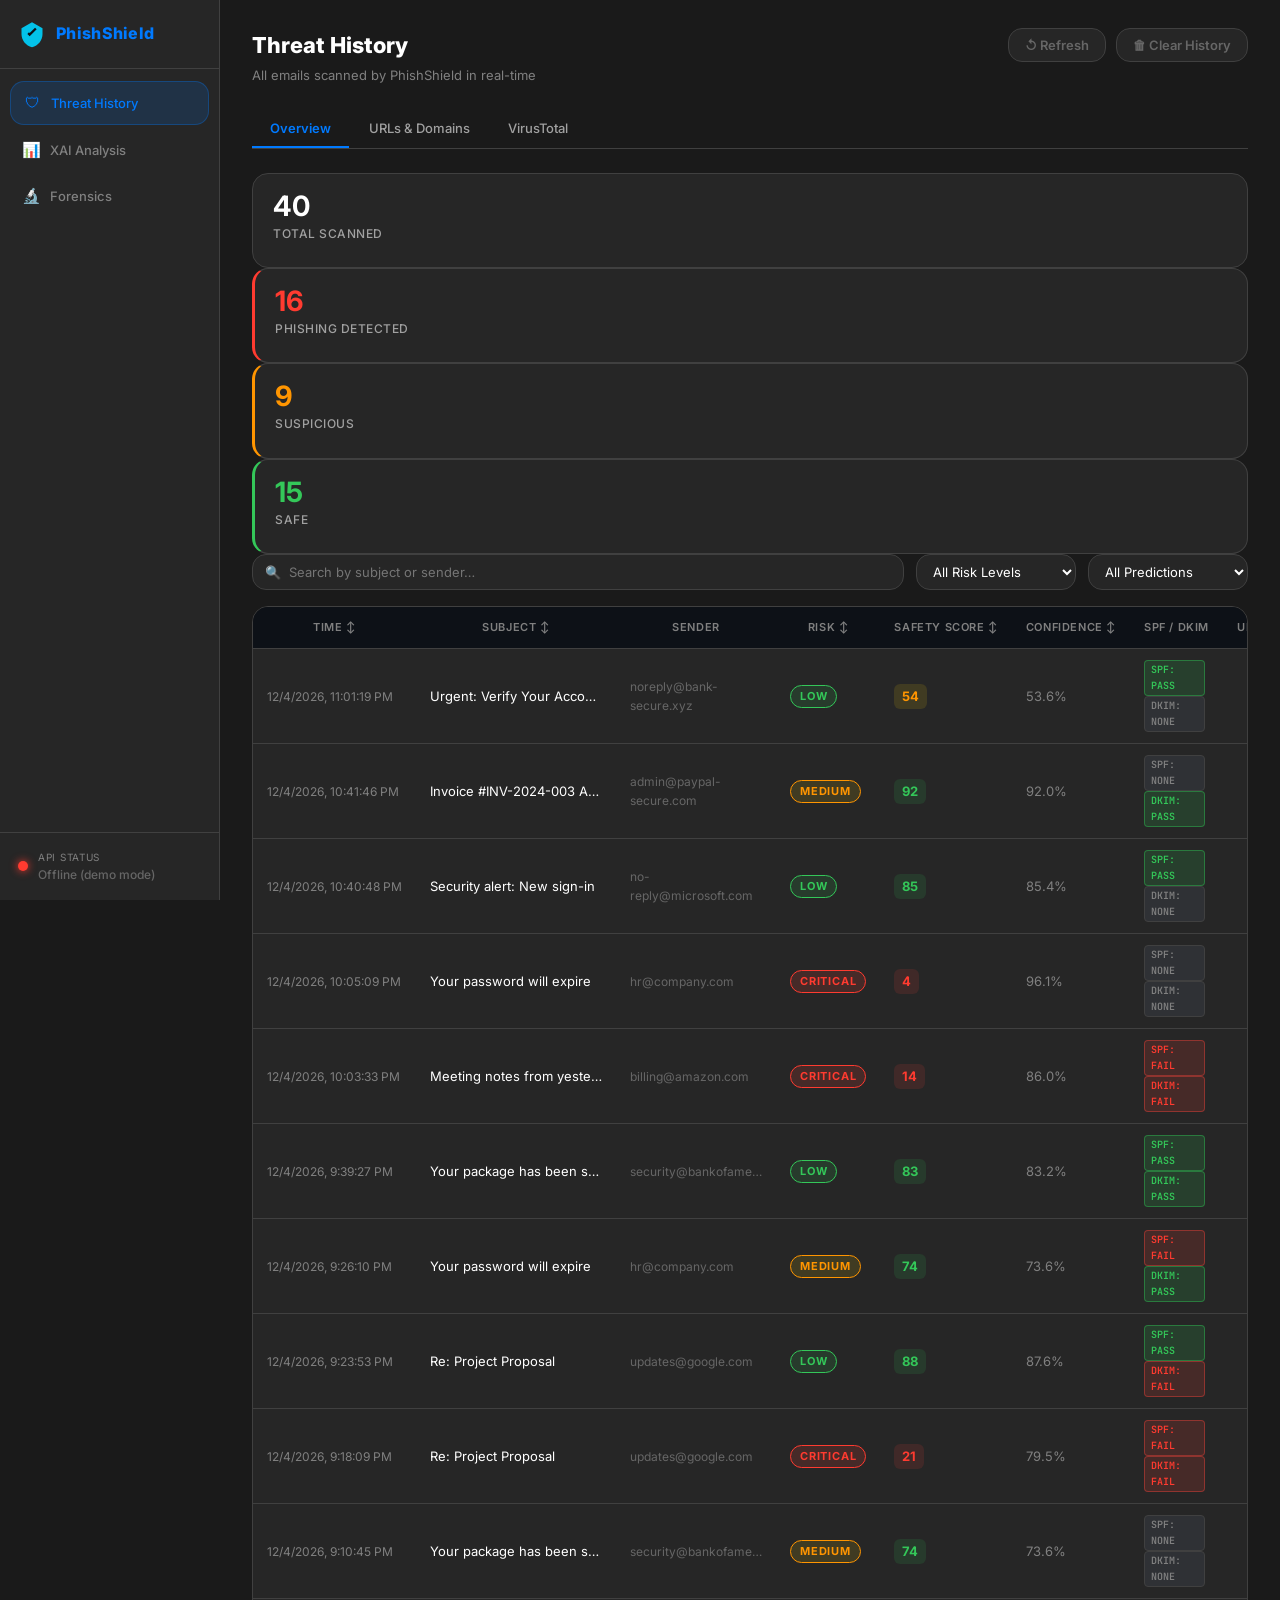
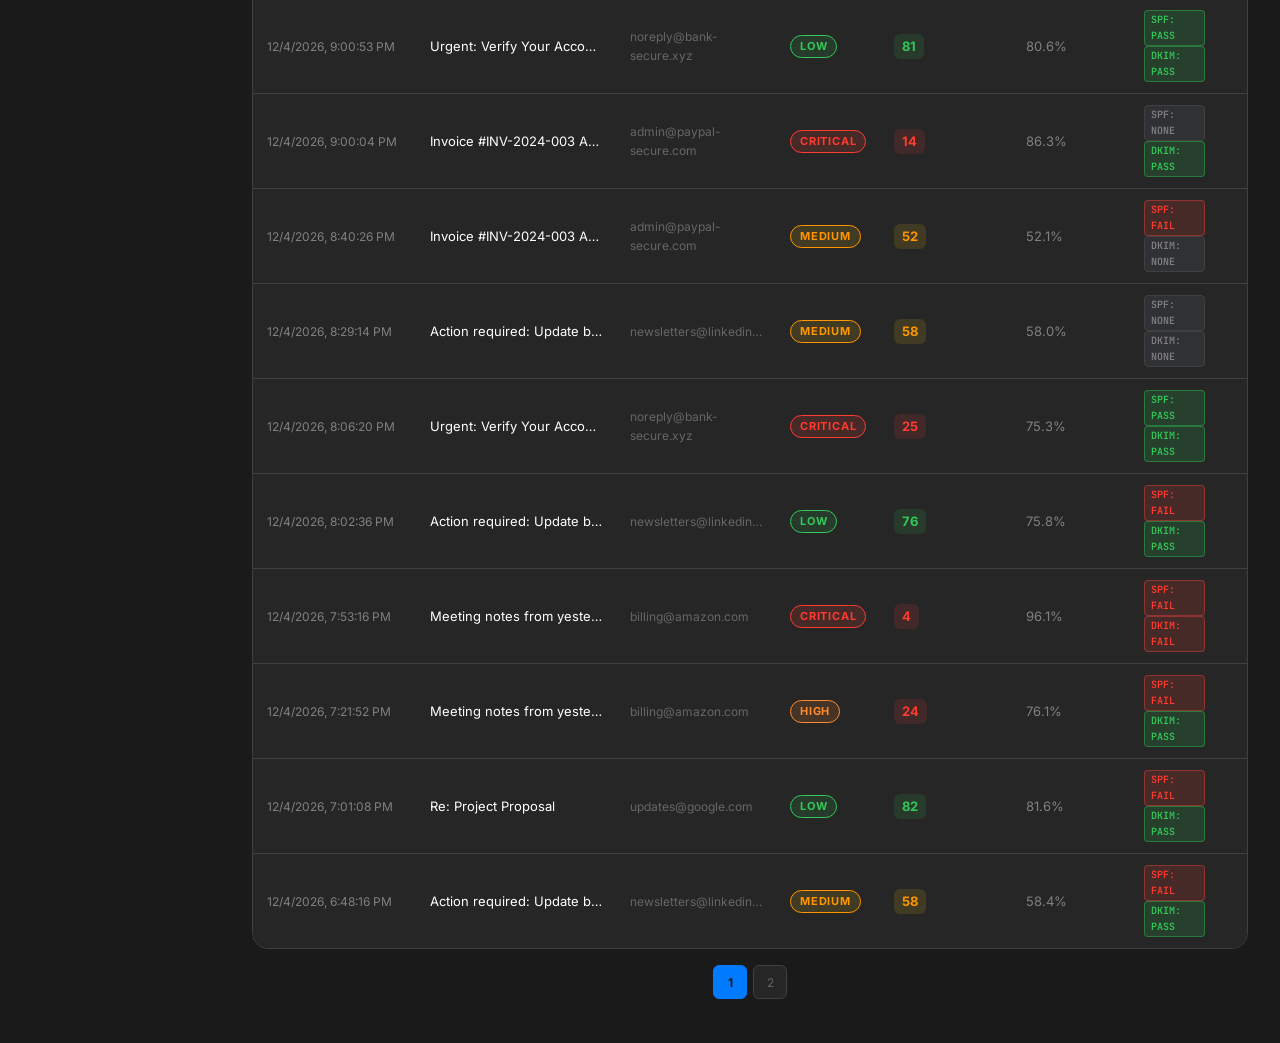
<file: dashboard/index.html>
<!DOCTYPE html>
<html lang="en">
<head>
  <meta charset="UTF-8" />
  <meta name="viewport" content="width=device-width, initial-scale=1.0" />
  <title>PhishShield — Security Command Center</title>
  <link rel="preconnect" href="https://fonts.googleapis.com" />
  <link href="https://fonts.googleapis.com/css2?family=Inter:wght@300;400;500;600;700;800&display=swap" rel="stylesheet" />
  <link rel="stylesheet" href="shared.css" />
</head>
<body>
  <!-- ── Sidebar Nav ──────────────────────────────────────────────────────── -->
  <aside class="sidebar">
    <div class="sidebar-logo">
      <svg width="28" height="28" viewBox="0 0 24 24" fill="none">
        <path d="M12 2L3 7v5c0 5.25 3.75 10.15 9 11.35C17.25 22.15 21 17.25 21 12V7l-9-5z" fill="#00d4ff" opacity="0.9"/>
        <path d="M10 14l-2-2 1.4-1.4L10 11.2l4.6-4.6L16 8l-6 6z" fill="#0d1117"/>
      </svg>
      <span class="logo-text">PhishShield</span>
    </div>
    <nav class="sidebar-nav">
      <a href="index.html"    class="nav-item active" id="nav-threat">
        <span class="nav-icon">🛡</span> Threat History
      </a>
      <a href="xai.html"     class="nav-item" id="nav-xai">
        <span class="nav-icon">📊</span> XAI Analysis
      </a>
      <a href="forensics.html" class="nav-item" id="nav-forensics">
        <span class="nav-icon">🔬</span> Forensics
      </a>
    </nav>
    <div class="sidebar-status">
      <div id="api-status-dot" class="status-dot"></div>
      <div>
        <div class="status-label">API Status</div>
        <div id="api-status-text" class="status-value">Checking…</div>
      </div>
    </div>
  </aside>

  <!-- ── Main Content ─────────────────────────────────────────────────────── -->
  <main class="main-content">
    <!-- Header -->
    <div class="page-header">
      <div>
        <h1 class="page-title">Threat History</h1>
        <p class="page-subtitle">All emails scanned by PhishShield in real-time</p>
      </div>
      <div class="header-actions">
        <button class="btn btn-ghost" id="btn-refresh">↺ Refresh</button>
        <button class="btn btn-ghost" id="btn-clear">🗑 Clear History</button>
      </div>
    </div>

    <!-- Tab Navigation -->
    <div class="tab-bar">
      <button class="tab-btn active" data-tab="overview">Overview</button>
      <button class="tab-btn" data-tab="urls">URLs & Domains</button>
      <button class="tab-btn" data-tab="virustotal">VirusTotal</button>
    </div>

    <!-- Tab: Overview (Threat History) -->
    <div id="tab-overview" class="tab-content active">
      <div class="stat-card">
        <div class="stat-value" id="stat-total">--</div>
        <div class="stat-label">Total Scanned</div>
      </div>
      <div class="stat-card danger">
        <div class="stat-value" id="stat-phishing">--</div>
        <div class="stat-label">Phishing Detected</div>
      </div>
      <div class="stat-card warning">
        <div class="stat-value" id="stat-suspicious">--</div>
        <div class="stat-label">Suspicious</div>
      </div>
      <div class="stat-card success">
        <div class="stat-value" id="stat-safe">--</div>
        <div class="stat-label">Safe</div>
      </div>

    <!-- Filter Row -->
    <div class="filter-row">
      <input id="search-input" class="search-input" type="text" placeholder="🔍  Search by subject or sender…" />
      <select id="risk-filter" class="filter-select">
        <option value="">All Risk Levels</option>
        <option value="CRITICAL">🔴 Critical</option>
        <option value="HIGH">🟠 High</option>
        <option value="MEDIUM">🟡 Medium</option>
        <option value="LOW">🟢 Low</option>
      </select>
      <select id="pred-filter" class="filter-select">
        <option value="">All Predictions</option>
        <option value="PHISHING">⚠ Phishing</option>
        <option value="LEGITIMATE">✔ Legitimate</option>
      </select>
    </div>

    <!-- Table -->
    <div class="table-wrap">
      <table class="data-table" id="threat-table">
        <thead>
          <tr>
            <th data-sort="timestamp">Time ↕</th>
            <th data-sort="subject">Subject ↕</th>
            <th data-sort="sender">Sender</th>
            <th data-sort="risk_level">Risk ↕</th>
            <th data-sort="safety_score">Safety Score ↕</th>
            <th data-sort="confidence">Confidence ↕</th>
            <th>SPF / DKIM</th>
            <th>URLs</th>
          </tr>
        </thead>
        <tbody id="table-body">
          <tr><td colspan="8" class="table-empty" id="table-empty-msg">
            <div class="spinner"></div>
            Loading threat history…
          </td></tr>
        </tbody>
      </table>
    </div>

    <!-- Pagination -->
    <div class="pagination" id="pagination"></div>
    </div><!-- End tab-overview -->

    <!-- Tab: URLs & Domains -->
    <div id="tab-urls" class="tab-content">
      <div class="vt-summary-grid">
        <div class="vt-stat-card">
          <div class="stat-label">Total URLs</div>
          <div class="stat-value" id="urls-total-count">--</div>
        </div>
        <div class="vt-stat-card">
          <div class="stat-label">Unique Domains</div>
          <div class="stat-value" id="urls-domain-count">--</div>
        </div>
        <div class="vt-stat-card danger">
          <div class="stat-label">Unresolved DNS</div>
          <div class="stat-value" id="urls-unresolved-count">--</div>
        </div>
        <div class="vt-stat-card warning">
          <div class="stat-label">Suspicious Indicators</div>
          <div class="stat-value" id="urls-suspicious-count">--</div>
        </div>
      </div>
      <div class="table-wrap">
        <table class="data-table" id="urls-table">
          <thead>
            <tr>
              <th>Time</th>
              <th>Subject</th>
              <th>URL</th>
              <th>Domain</th>
              <th>DNS</th>
              <th>Shortened</th>
              <th>Mismatch</th>
              <th>Risk</th>
            </tr>
          </thead>
          <tbody id="urls-table-body">
            <tr><td colspan="8" class="table-empty">Loading URL data…</td></tr>
          </tbody>
        </table>
      </div>
    </div><!-- End tab-urls -->

    <!-- Tab: VirusTotal -->
    <div id="tab-virustotal" class="tab-content">
      <div class="vt-summary-grid">
        <div class="vt-stat-card">
          <div class="stat-label">Scanned URLs</div>
          <div class="stat-value" id="vt-total-urls">--</div>
        </div>
        <div class="vt-stat-card">
          <div class="stat-label">Completed</div>
          <div class="stat-value" id="vt-completed">--</div>
        </div>
        <div class="vt-stat-card danger">
          <div class="stat-label">Malicious</div>
          <div class="stat-value" id="vt-malicious-count">--</div>
        </div>
        <div class="vt-stat-card warning">
          <div class="stat-label">Suspicious</div>
          <div class="stat-value" id="vt-suspicious-count">--</div>
        </div>
      </div>
      <div class="vt-results-container"></div>
      <div id="vt-scan-id" style="display:none;"></div>
      <div id="vt-loading" class="vt-loading-state" style="display:none;">
        <div class="loading-skeleton"></div>
        <p>Waiting for VirusTotal scan to complete...</p>
      </div>
      <div id="vt-error" class="vt-error-state" style="display:none;">
        <p id="vt-error-msg">VirusTotal not configured</p>
      </div>
    </div><!-- End tab-virustotal -->
  </main>

  <script src="shared.js"></script>
  <script>
  /* ──────────────────────────────────────────────────────────────────────────
     Threat History Page Logic
  ────────────────────────────────────────────────────────────────────────── */
  const API = window.PHISHSHIELD_API || 'http://localhost:8000';
  const PAGE_SIZE = 20;

  let allRecords   = [];
  let filtered     = [];
  let sortCol      = 'timestamp';
  let sortAsc      = false;
  let currentPage  = 1;

  // ── Sample data for demo (when API is offline) ────────────────────────────
  const DEMO_DATA = generateDemoData(40);

  function generateDemoData(n) {
    const levels   = ['CRITICAL','HIGH','MEDIUM','LOW'];
    const subjects = [
      'Urgent: Verify Your Account',
      'Invoice #INV-2024-003 Attached',
      'Your password will expire',
      'Meeting notes from yesterday',
      'Security alert: New sign-in',
      'Re: Project Proposal',
      'Your package has been shipped',
      'Action required: Update billing',
    ];
    const senders = [
      'noreply@bank-secure.xyz','admin@paypal-secure.com',
      'hr@company.com','billing@amazon.com',
      'no-reply@microsoft.com','updates@google.com',
      'security@bankofamerica.xyz','newsletters@linkedin.com',
    ];
    const spfOpts  = ['PASS','FAIL','NONE'];
    const dkimOpts = ['PASS','FAIL','NONE'];

    return Array.from({ length: n }, (_, i) => {
      const level   = levels[Math.floor(Math.random() * levels.length)];
      const isPhish = level === 'CRITICAL' || level === 'HIGH';
      const conf    = isPhish ? 0.7 + Math.random() * 0.29 : 0.5 + Math.random() * 0.49;
      const safety  = isPhish ? Math.round((1 - conf) * 100) : Math.round(conf * 100);
      const ts      = new Date(Date.now() - i * 1000 * 60 * (Math.random() * 30 + 5));
      return {
        scan_id:    `demo-${i}`,
        timestamp:  ts.toISOString(),
        prediction: isPhish ? 'PHISHING' : 'LEGITIMATE',
        risk_level: level,
        safety_score: safety,
        confidence: parseFloat(conf.toFixed(3)),
        email_meta: {
          subject:  subjects[i % subjects.length],
          sender:   senders[i % senders.length],
          url_count: Math.floor(Math.random() * 5),
        },
        forensics: {
          spf_status:  spfOpts[Math.floor(Math.random() * spfOpts.length)],
          dkim_status: dkimOpts[Math.floor(Math.random() * dkimOpts.length)],
        },
        reasoning: [
          'Urgent language detected in subject line.',
          'Sender domain registered recently.',
          'Suspicious shortened URL found in body.',
        ],
      };
    });
  }

  // ── Load Data ─────────────────────────────────────────────────────────────
  async function loadHistory() {
    try {
      const res  = await fetch(`${API}/history?limit=500`, { signal: AbortSignal.timeout(4000) });
      const data = await res.json();
      allRecords = data.records || [];
      if (allRecords.length === 0) allRecords = DEMO_DATA;
    } catch {
      allRecords = DEMO_DATA;
    }
    applyFilters();
    renderStats();
    renderUrlsTab();
    renderVTTab();
  }

  // ── Stats ─────────────────────────────────────────────────────────────────
  function renderStats() {
    const total    = allRecords.length;
    const phishing = allRecords.filter(r => r.prediction === 'PHISHING').length;
    const susp     = allRecords.filter(r => r.risk_level === 'MEDIUM').length;
    const safe     = allRecords.filter(r => r.risk_level === 'LOW').length;
    document.getElementById('stat-total').textContent    = total;
    document.getElementById('stat-phishing').textContent = phishing;
    document.getElementById('stat-suspicious').textContent = susp;
    document.getElementById('stat-safe').textContent    = safe;
  }

  // ── Filter + Sort ─────────────────────────────────────────────────────────
  function applyFilters() {
    const q     = document.getElementById('search-input').value.toLowerCase();
    const level = document.getElementById('risk-filter').value;
    const pred  = document.getElementById('pred-filter').value;

    filtered = allRecords.filter(r => {
      const meta = r.email_meta || {};
      const matchQ = !q ||
        (meta.subject || '').toLowerCase().includes(q) ||
        (meta.sender  || '').toLowerCase().includes(q);
      const matchL = !level || r.risk_level  === level;
      const matchP = !pred  || r.prediction  === pred;
      return matchQ && matchL && matchP;
    });

    sortData();
    currentPage = 1;
    renderTable();
    renderPagination();
  }

  function sortData() {
    filtered.sort((a, b) => {
      let av, bv;
      if (sortCol === 'timestamp')   { av = a.timestamp;    bv = b.timestamp; }
      else if (sortCol === 'subject')  { av = (a.email_meta?.subject || '').toLowerCase(); bv = (b.email_meta?.subject || '').toLowerCase(); }
      else if (sortCol === 'sender')   { av = (a.email_meta?.sender  || '').toLowerCase(); bv = (b.email_meta?.sender  || '').toLowerCase(); }
      else if (sortCol === 'risk_level') {
        const order = {CRITICAL:0,HIGH:1,MEDIUM:2,LOW:3};
        av = order[a.risk_level] ?? 4; bv = order[b.risk_level] ?? 4;
      }
      else { av = a[sortCol]; bv = b[sortCol]; }
      if (av < bv) return sortAsc ? -1 : 1;
      if (av > bv) return sortAsc ?  1 : -1;
      return 0;
    });
  }

  // ── Render Table ──────────────────────────────────────────────────────────
  function renderTable() {
    const tbody = document.getElementById('table-body');
    const start = (currentPage - 1) * PAGE_SIZE;
    const slice = filtered.slice(start, start + PAGE_SIZE);

    if (slice.length === 0) {
      tbody.innerHTML = `<tr><td colspan="8" class="table-empty">No records match your filters.</td></tr>`;
      return;
    }

    tbody.innerHTML = slice.map(r => {
      const meta   = r.email_meta || {};
      const for_   = r.forensics  || {};
      const ts     = new Date(r.timestamp).toLocaleString();
      const riskCls = `badge-${(r.risk_level||'low').toLowerCase()}`;
      const scoreCls = r.safety_score >= 70 ? 'score-safe' : r.safety_score >= 40 ? 'score-warn' : 'score-danger';
      const spfCls   = statusClass(for_.spf_status);
      const dkimCls  = statusClass(for_.dkim_status);
      return `<tr class="table-row">
        <td class="td-time">${ts}</td>
        <td class="td-subject" title="${esc(meta.subject)}">${esc(truncate(meta.subject, 40))}</td>
        <td class="td-sender">${esc(meta.sender || '--')}</td>
        <td><span class="badge ${riskCls}">${r.risk_level || '--'}</span></td>
        <td><span class="safety-score ${scoreCls}">${r.safety_score ?? '--'}</span></td>
        <td class="td-conf">${pct(r.confidence)}</td>
        <td>
          <span class="mini-badge ${spfCls}">SPF: ${for_.spf_status||'?'}</span>
          <span class="mini-badge ${dkimCls}">DKIM: ${for_.dkim_status||'?'}</span>
        </td>
        <td class="td-urls">${meta.url_count ?? 0}</td>
      </tr>`;
    }).join('');
  }

  function renderPagination() {
    const total = Math.ceil(filtered.length / PAGE_SIZE);
    const el    = document.getElementById('pagination');
    if (total <= 1) { el.innerHTML = ''; return; }
    let html = '';
    for (let i = 1; i <= total; i++) {
      html += `<button class="page-btn ${i === currentPage ? 'active' : ''}" data-page="${i}">${i}</button>`;
    }
    el.innerHTML = html;
    el.querySelectorAll('.page-btn').forEach(btn => {
      btn.addEventListener('click', () => {
        currentPage = +btn.dataset.page;
        renderTable();
        renderPagination();
      });
    });
  }

  // ── Sort Headers ──────────────────────────────────────────────────────────
  document.querySelectorAll('[data-sort]').forEach(th => {
    th.style.cursor = 'pointer';
    th.addEventListener('click', () => {
      const col = th.dataset.sort;
      if (sortCol === col) sortAsc = !sortAsc;
      else { sortCol = col; sortAsc = false; }
      applyFilters();
    });
  });

  // ── Controls ──────────────────────────────────────────────────────────────
  document.getElementById('search-input').addEventListener('input', applyFilters);
  document.getElementById('risk-filter').addEventListener('change', applyFilters);
  document.getElementById('pred-filter').addEventListener('change', applyFilters);
  document.getElementById('btn-refresh').addEventListener('click', loadHistory);
  document.getElementById('btn-clear').addEventListener('click', async () => {
    try { await fetch(`${API}/history`, { method: 'DELETE' }); } catch {}
    allRecords = []; filtered = [];
    document.getElementById('table-body').innerHTML =
      '<tr><td colspan="8" class="table-empty">History cleared.</td></tr>';
    renderStats();
  });

  // ── Utility ───────────────────────────────────────────────────────────────
  function esc(s) { return (s||'').replace(/&/g,'&amp;').replace(/</g,'&lt;').replace(/>/g,'&gt;'); }
  function truncate(s, n) { return s && s.length > n ? s.slice(0, n) + '…' : (s||''); }
  function pct(v) { return v != null ? (v*100).toFixed(1)+'%' : '--'; }
  function statusClass(s) {
    if (s === 'PASS') return 'status-pass';
    if (s === 'FAIL') return 'status-fail';
    return 'status-none';
  }

  // ── URLs & Domains Tab ────────────────────────────────────────────────────
  function renderUrlsTab() {
    const tbody = document.getElementById('urls-table-body');
    if (!tbody) return;
    let allUrls = [], allDomains = new Set(), unresolvedCount = 0, suspiciousCount = 0;
    allRecords.forEach(r => {
      const meta = r.email_meta || {};
      const urls = meta.urls || [];
      const dnsResults = r.dns_results || [];
      const struct = r.structural_indicators || {};
      urls.forEach(url => {
        let domain = '';
        try { domain = new URL(url).hostname; } catch { domain = (url.split('://')[1] || url).split('/')[0]; }
        allDomains.add(domain);
        const dnsMatch = dnsResults.find(d => d.domain === domain);
        const dnsStatus = dnsMatch ? (dnsMatch.resolves ? 'Resolved' : 'Unresolved') : 'Not checked';
        if (dnsMatch && !dnsMatch.resolves) unresolvedCount++;
        const isShort = /^(bit\.ly|tinyurl|t\.co|goo\.gl|is\.gd|rb\.gy|cutt\.ly)/i.test(domain);
        if (isShort || struct.shortened_url_detected) suspiciousCount++;
        allUrls.push({ ts: r.timestamp, subject: meta.subject || '--', url, domain, dnsStatus, isShort, mismatch: !!struct.domain_mismatch, risk: r.risk_level || 'LOW' });
      });
    });
    document.getElementById('urls-total-count').textContent = allUrls.length;
    document.getElementById('urls-domain-count').textContent = allDomains.size;
    document.getElementById('urls-unresolved-count').textContent = unresolvedCount;
    document.getElementById('urls-suspicious-count').textContent = suspiciousCount;
    if (allUrls.length === 0) { tbody.innerHTML = '<tr><td colspan="8" class="table-empty">No URLs found in scan history.</td></tr>'; return; }
    tbody.innerHTML = allUrls.slice(0, 100).map(u => {
      const rCls = `badge-${u.risk.toLowerCase()}`;
      const dCls = u.dnsStatus === 'Unresolved' ? 'warn-text' : u.dnsStatus === 'Resolved' ? 'ok-text' : '';
      return `<tr class="table-row">
        <td class="td-time">${new Date(u.ts).toLocaleString()}</td>
        <td class="td-subject" title="${esc(u.subject)}">${esc(truncate(u.subject, 30))}</td>
        <td class="mono url-cell" title="${esc(u.url)}">${esc(truncate(u.url, 40))}</td>
        <td class="mono">${esc(u.domain)}</td>
        <td><span class="${dCls}">${u.dnsStatus}</span></td>
        <td>${u.isShort ? '<span class="warn-text">⚠️ Yes</span>' : '<span class="ok-text">No</span>'}</td>
        <td>${u.mismatch ? '<span class="warn-text">⚠️ Yes</span>' : '<span class="ok-text">No</span>'}</td>
        <td><span class="badge ${rCls}">${u.risk}</span></td></tr>`;
    }).join('');
  }

  // ── VirusTotal Tab ────────────────────────────────────────────────────────
  async function renderVTTab() {
    const container = document.querySelector('.vt-results-container');
    const errorEl = document.getElementById('vt-error');
    const errorMsg = document.getElementById('vt-error-msg');
    // Collect URLs from all records
    const urlSet = new Set();
    allRecords.forEach(r => (r.email_meta?.urls || []).forEach(u => urlSet.add(u)));
    const allUrlsList = [...urlSet].slice(0, 20);
    if (allUrlsList.length === 0) {
      errorEl.style.display = 'block';
      errorMsg.textContent = 'No URLs found in scan history for VirusTotal analysis.';
      ['vt-total-urls','vt-completed','vt-malicious-count','vt-suspicious-count'].forEach(id => document.getElementById(id).textContent = '0');
      return;
    }
    // Fetch VT reports from backend
    let vtResults = [];
    try {
      const res = await fetch(`${API}/external/virustotal/report`, {
        method: 'POST', headers: {'Content-Type': 'application/json'},
        body: JSON.stringify({ urls: allUrlsList }), signal: AbortSignal.timeout(8000),
      });
      if (res.ok) { const d = await res.json(); vtResults = d.results || []; }
    } catch {}
    if (vtResults.length === 0) {
      errorEl.style.display = 'block';
      errorMsg.textContent = 'No VirusTotal results available. API key may not be configured in backend.';
      ['vt-total-urls','vt-completed','vt-malicious-count','vt-suspicious-count'].forEach(id => document.getElementById(id).textContent = '0');
      return;
    }
    errorEl.style.display = 'none';
    let malT = 0, susT = 0, compC = 0;
    vtResults.forEach(r => {
      const s = r.stats || {};
      malT += s.malicious || r.malicious || 0;
      susT += s.suspicious || r.suspicious || 0;
      if (r.status === 'completed') compC++;
    });
    document.getElementById('vt-total-urls').textContent = vtResults.length;
    document.getElementById('vt-completed').textContent = compC;
    document.getElementById('vt-malicious-count').textContent = malT;
    document.getElementById('vt-suspicious-count').textContent = susT;
    container.innerHTML = '';
    vtResults.forEach(r => {
      const s = r.stats || {}; const st = r.status || 'not_configured'; const rl = r.risk_level || 'UNKNOWN';
      const card = document.createElement('div'); card.className = 'vt-report-card';
      card.innerHTML = `<div class="report-header"><div class="report-url">${esc(r.url||'--')}</div><span class="report-status-pill">${esc(st)}</span></div>
        <div class="report-stats"><div class="stat-label">Domain: ${esc(r.domain||'--')} · Risk: <span class="badge badge-${rl.toLowerCase()}">${rl}</span></div>
        <div style="margin-top:8px"><span class="stat-badge danger">${s.malicious||0} Malicious</span> <span class="stat-badge warning">${s.suspicious||0} Suspicious</span></div></div>
        ${r.flagged_engines?.length ? '<div class="report-engines">' + r.flagged_engines.slice(0,5).map(e => '<div class="engine-item ' + (e.category||'') + '">' + esc(e.engine_name) + ': ' + esc(e.result||e.category) + '</div>').join('') + '</div>' : ''}
        <div class="report-footer"><div class="report-timing">${r.queue_time_ms ? 'Queue: '+r.queue_time_ms+'ms' : ''}</div>${r.permalink ? '<a href="'+esc(r.permalink)+'" target="_blank" class="btn-link">VirusTotal ↗</a>' : ''}</div>`;
      container.appendChild(card);
    });
  }

  // ── Boot ──────────────────────────────────────────────────────────────────
  loadHistory();
  initShared();
  </script>
</body>
</html>
</file>
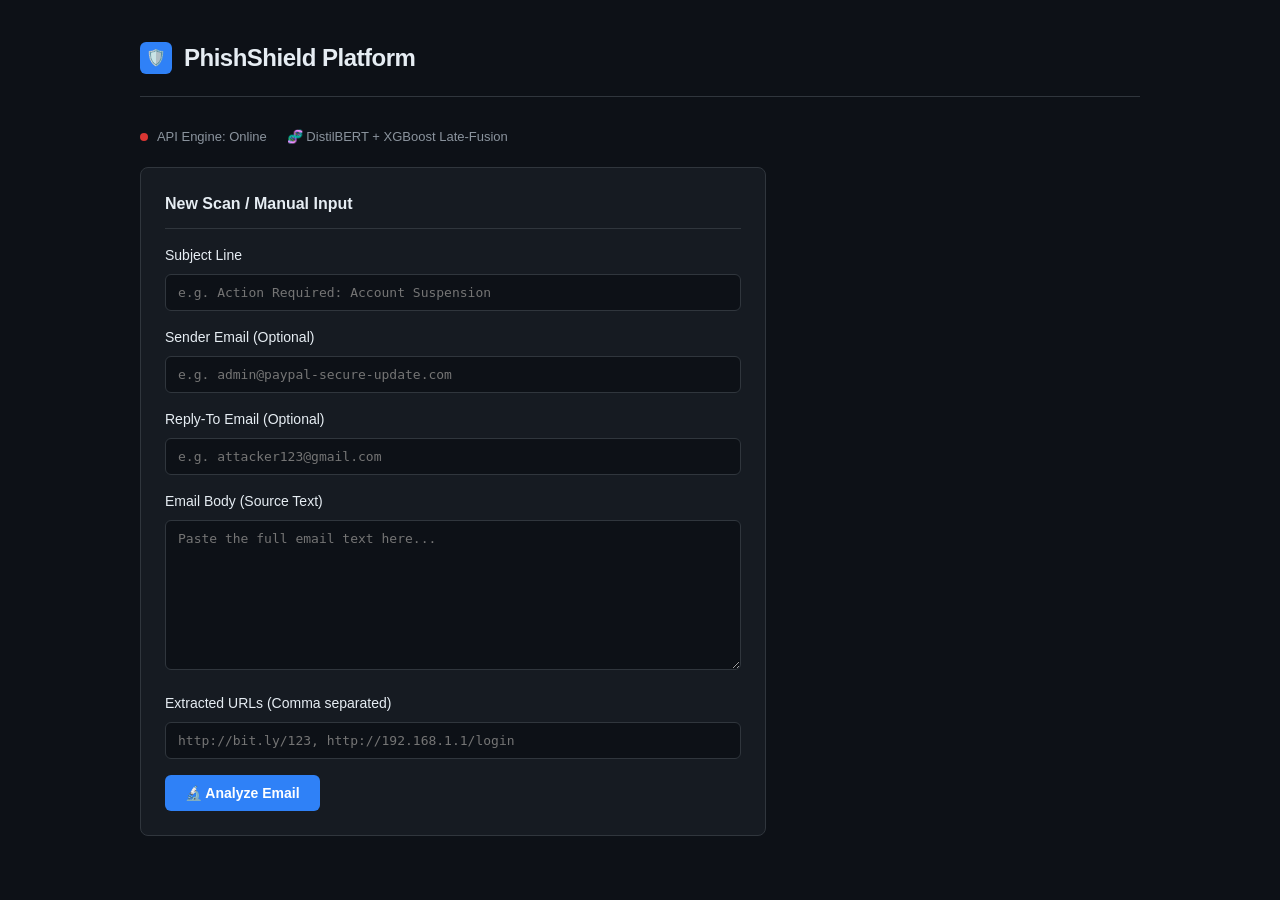
<file: web-dashboard/index.html>
<!DOCTYPE html>
<html lang="en">
<head>
  <meta charset="UTF-8">
  <meta name="viewport" content="width=device-width, initial-scale=1.0">
  <title>PhishShield | Threat Intelligence Portal</title>
  <style>
    :root {
      --bg: #0d1117;
      --card: #161b22;
      --border: #30363d;
      --text: #e6edf3;
      --text-muted: #8b949e;
      --primary: #2f81f7;
      --success: #238636;
      --warning: #d29922;
      --danger: #da3633;
    }
    * { box-sizing: border-box; margin: 0; padding: 0; font-family: -apple-system, BlinkMacSystemFont, "Segoe UI", Helvetica, Arial, sans-serif; }
    body { background-color: var(--bg); color: var(--text); padding: 40px 20px; line-height: 1.5; }
    .container { max-width: 1000px; margin: 0 auto; }
    
    header { display: flex; align-items: center; gap: 12px; margin-bottom: 30px; border-bottom: 1px solid var(--border); padding-bottom: 20px; }
    header h1 { font-size: 24px; font-weight: 600; letter-spacing: -0.5px; }
    .logo-icon { width: 32px; height: 32px; background: var(--primary); border-radius: 6px; display: grid; place-items: center; font-weight: bold; color: white; }
    
    .status-bar { display: flex; gap: 20px; margin-bottom: 20px; font-size: 13px; color: var(--text-muted); }
    .status-dot { display: inline-block; width: 8px; height: 8px; border-radius: 50%; background: var(--success); margin-right: 6px; }
    
    .grid { display: grid; grid-template-columns: 1fr 350px; gap: 24px; align-items: start; }
    
    .card { background: var(--card); border: 1px solid var(--border); border-radius: 8px; padding: 24px; }
    .card-title { font-size: 16px; font-weight: 600; margin-bottom: 16px; border-bottom: 1px solid var(--border); padding-bottom: 12px; }
    
    .form-group { margin-bottom: 16px; }
    .form-group label { display: block; font-size: 14px; font-weight: 500; margin-bottom: 8px; }
    .form-control { width: 100%; bg: var(--bg); border: 1px solid var(--border); border-radius: 6px; padding: 10px 12px; color: var(--text); background: var(--bg); font-family: monospace; font-size: 13px; }
    textarea.form-control { min-height: 150px; resize: vertical; }
    .form-control:focus { outline: none; border-color: var(--primary); box-shadow: 0 0 0 3px rgba(47, 129, 247, 0.3); }
    
    .btn { background: var(--primary); color: white; border: none; padding: 10px 20px; border-radius: 6px; font-size: 14px; font-weight: 600; cursor: pointer; transition: background 0.2s; display: inline-flex; align-items: center; gap: 8px; }
    .btn:hover { background: #1f6feb; }
    .btn:disabled { opacity: 0.6; cursor: not-allowed; }
    
    /* Results panel */
    #results-panel { display: none; }
    .verdict-header { display: flex; align-items: center; justify-content: space-between; padding: 16px; border-radius: 6px; margin-bottom: 20px; font-weight: 600; }
    .verdict-critical { background: rgba(218, 54, 51, 0.15); border: 1px solid var(--danger); color: #ff7b72; }
    .verdict-medium { background: rgba(210, 153, 34, 0.15); border: 1px solid var(--warning); color: #e3b341; }
    .verdict-safe { background: rgba(35, 134, 54, 0.15); border: 1px solid var(--success); color: #3fb950; }
    
    .score-circle { width: 60px; height: 60px; border-radius: 50%; display: grid; place-items: center; border: 4px solid currentColor; font-size: 18px; font-weight: bold; }
    
    .metrics-grid { display: grid; grid-template-columns: 1fr 1fr; gap: 12px; margin-bottom: 20px; }
    .metric { background: var(--bg); padding: 12px; border-radius: 6px; border: 1px solid var(--border); font-size: 13px; }
    .metric-val { font-size: 18px; font-weight: 600; font-family: monospace; margin-top: 4px; color: var(--primary); }
    
    .reasons-list { list-style: none; margin-bottom: 20px; }
    .reasons-list li { padding: 10px 0; border-bottom: 1px solid var(--border); font-size: 13px; display: flex; align-items: flex-start; gap: 10px; }
    .reasons-list li::before { content: "⚡"; }
    
    .indicator-pill { display: inline-block; padding: 2px 8px; border-radius: 12px; font-size: 11px; background: var(--bg); border: 1px solid var(--border); margin: 0 4px 4px 0; }
    .indicator-red { border-color: var(--danger); color: #ff7b72; }
    
    @media (max-width: 768px) { .grid { grid-template-columns: 1fr; } }
  </style>
</head>
<body>
  <div class="container">
    <header>
      <div class="logo-icon">🛡️</div>
      <h1>PhishShield <span>Platform</span></h1>
    </header>
    
    <div class="status-bar">
      <div><span class="status-dot"></span> API Engine: Online</div>
      <div>🧬 DistilBERT + XGBoost Late-Fusion</div>
    </div>

    <div class="grid">
      <!-- Input Form -->
      <div class="card">
        <h2 class="card-title">New Scan / Manual Input</h2>
        <form id="scan-form">
          <div class="form-group">
            <label>Subject Line</label>
            <input type="text" id="inp-subject" class="form-control" placeholder="e.g. Action Required: Account Suspension" required>
          </div>
          <div class="form-group">
            <label>Sender Email (Optional)</label>
            <input type="email" id="inp-sender" class="form-control" placeholder="e.g. admin@paypal-secure-update.com">
          </div>
          <div class="form-group">
            <label>Reply-To Email (Optional)</label>
            <input type="email" id="inp-reply" class="form-control" placeholder="e.g. attacker123@gmail.com">
          </div>
          <div class="form-group">
            <label>Email Body (Source Text)</label>
            <textarea id="inp-body" class="form-control" placeholder="Paste the full email text here..." required></textarea>
          </div>
          <div class="form-group">
            <label>Extracted URLs (Comma separated)</label>
            <input type="text" id="inp-urls" class="form-control" placeholder="http://bit.ly/123, http://192.168.1.1/login">
          </div>
          <button type="submit" id="btn-scan" class="btn">
            <span>🔬 Analyze Email</span>
          </button>
        </form>
      </div>

      <!-- Results Panel -->
      <div class="card" id="results-panel">
        <h2 class="card-title">Analysis Report</h2>
        
        <div id="verdict-banner" class="verdict-header verdict-safe">
          <div>
            <div style="font-size: 12px; text-transform: uppercase; letter-spacing: 1px; opacity: 0.8">Final Verdict</div>
            <div id="res-verdict" style="font-size: 24px;">CLEAN</div>
          </div>
          <div class="score-circle" id="res-score">100</div>
        </div>

        <div class="metrics-grid">
          <div class="metric">
            <div>Confidence</div>
            <div class="metric-val" id="res-conf">98.5%</div>
          </div>
          <div class="metric">
            <div>Recommended Action</div>
            <div class="metric-val" id="res-action" style="color: var(--text);">ALLOW</div>
          </div>
        </div>

        <h3 style="font-size: 14px; margin-bottom: 12px; color: var(--text-muted);">Explainable AI Reasoning</h3>
        <ul class="reasons-list" id="res-reasons"></ul>

        <h3 style="font-size: 14px; margin-bottom: 12px; color: var(--text-muted);">Structural Indicators (XGBoost)</h3>
        <div id="res-indicators"></div>
      </div>
    </div>
  </div>

  <script src="utils.js"></script>
  <script src="extractor.js"></script>
  <script src="app.js"></script>
</body>
</html>
</file>
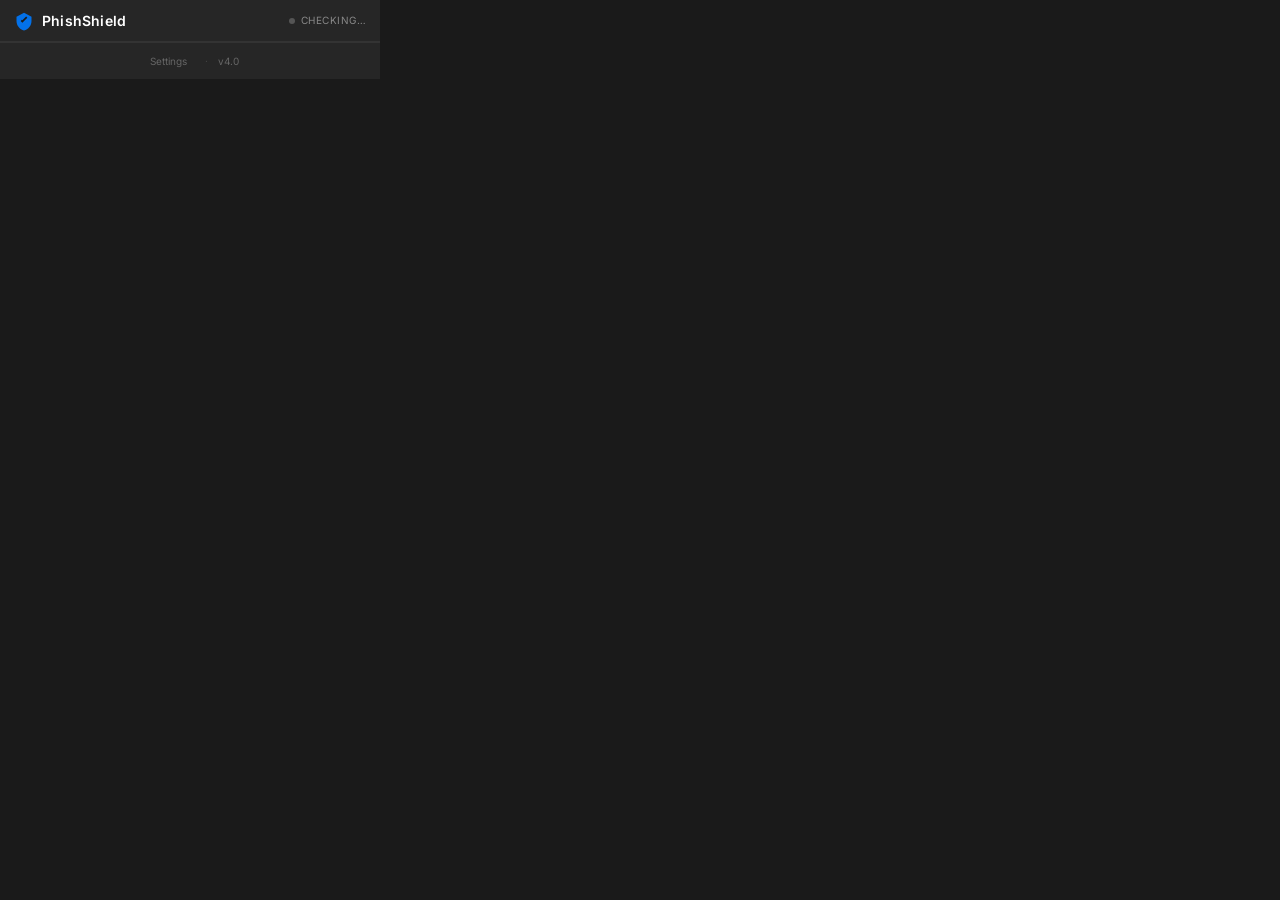
<file: chrome-extension/popup.html>
<!DOCTYPE html>
<html lang="en">
<head>
  <meta charset="UTF-8" />
  <meta name="viewport" content="width=device-width, initial-scale=1.0" />
  <title>PhishShield</title>
  <link rel="stylesheet" href="popup.css" />
</head>
<body>
  <div class="ps-app" id="ps-app">

    <!-- ── Header ────────────────────────────────────────────────────────── -->
    <header class="ps-header">
      <div class="ps-logo">
        <svg width="20" height="20" viewBox="0 0 24 24" fill="none">
          <path d="M12 2L3 7v5c0 5.25 3.75 10.15 9 11.35C17.25 22.15 21 17.25 21 12V7l-9-5z" fill="#007AFF" opacity="0.9"/>
          <path d="M10 14l-2-2 1.4-1.4L10 11.2l4.6-4.6L16 8l-6 6z" fill="#1a1a1a"/>
        </svg>
        <span>PhishShield</span>
      </div>
      <div class="ps-api-dot" id="api-dot" title="API Status">
        <span class="dot"></span>
        <span id="api-label">Checking…</span>
      </div>
    </header>

    <!-- ── Scanning state ─────────────────────────────────────────────── -->
    <div id="state-scanning" class="ps-state" style="display:none;">
      <div class="ps-scanner-ring">
        <svg class="scanner-svg" viewBox="0 0 60 60">
          <circle cx="30" cy="30" r="26" fill="none" stroke="#262626" stroke-width="4"/>
          <circle cx="30" cy="30" r="26" fill="none" stroke="#007AFF" stroke-width="4"
                  stroke-dasharray="50 114" stroke-linecap="round"
                  class="scanner-arc"/>
        </svg>
        <span class="scanner-icon">🔍</span>
      </div>
      <p class="ps-scanning-text">Analysing email…</p>
    </div>

    <!-- ── No email / Idle state ─────────────────────────────────────── -->
    <div id="state-no-email" class="ps-state" style="display:none;">
      <div class="ps-empty-icon">📧</div>
      <p class="ps-hint">Open an email in Gmail and click Inspect.</p>
    </div>

    <!-- ── Error state ────────────────────────────────────────────────── -->
    <div id="state-error" class="ps-state" style="display:none;">
      <div class="ps-empty-icon">⚠️</div>
      <p id="error-msg" class="ps-hint ps-error-text">Could not reach API.</p>
      <button id="btn-retry" class="ps-btn ps-btn-ghost" onclick="startScan()">↺ Retry</button>
    </div>

    <!-- ── Result state ───────────────────────────────────────────────── -->
    <div id="state-result" class="ps-state" style="display:none;">

      <!-- Safety Gauge -->
      <div class="ps-gauge-wrap">
        <svg class="ps-gauge" viewBox="0 0 140 80" preserveAspectRatio="xMidYMid meet">
          <defs>
            <linearGradient id="gauge-grad" x1="0%" y1="0%" x2="100%" y2="0%">
              <stop offset="0%" style="stop-color:#34C759;stop-opacity:1" />
              <stop offset="50%" style="stop-color:#FF9500;stop-opacity:1" />
              <stop offset="100%" style="stop-color:#FF3B30;stop-opacity:1" />
            </linearGradient>
          </defs>
          <path d="M 20 70 A 50 50 0 0 1 120 70" fill="none" stroke="url(#gauge-grad)" stroke-width="8" stroke-linecap="round"/>
          <circle cx="60" cy="70" r="6" fill="#FFFFFF"/>
        </svg>
        <div class="ps-gauge-label">
          <span class="ps-score-num">--</span>
          <span class="ps-score-unit">/100</span>
        </div>
        <div id="gauge-verdict" class="ps-verdict">--</div>
      </div>

      <!-- Risk badge -->
      <div id="risk-badge" class="ps-risk-badge">LOW</div>

      <!-- 3-bullet reasons -->
      <div class="ps-reasons">
        <div class="ps-reasons-title">Analysis</div>
        <ul id="reasons-list" class="ps-reasons-list"></ul>
      </div>

      <!-- Confidence bar -->
      <div class="ps-conf-row">
        <span class="ps-conf-label">Confidence</span>
        <div class="ps-conf-bar-wrap">
          <div id="conf-bar" class="ps-conf-bar"></div>
        </div>
        <span id="conf-pct" class="ps-conf-pct">--</span>
      </div>

      <!-- Actions -->
      <div class="ps-actions">
        <button id="btn-rescan" class="ps-btn ps-btn-ghost">↺ Re-scan</button>
        <button id="btn-dashboard" class="ps-btn ps-btn-primary">📊 Full Report</button>
      </div>

      <!-- External Threat Intelligence Card -->
      <div id="external-threat-card" class="ps-external-threat-card" style="display:none;">
        <div class="ext-header">
          <h3 class="ext-title">Threat Intelligence</h3>
          <span id="ext-status-pill" class="ext-status-pill ext-status-queued">Queued</span>
        </div>

        <!-- Queued State -->
        <div id="ext-state-queued" class="ext-state" style="display:none;">
          <p class="ext-subtitle">DNS and VirusTotal signals are being checked</p>
          <div class="ext-scanner-dot"></div>
        </div>

        <!-- Running State: Step List -->
        <div id="ext-state-running" class="ext-state" style="display:none;">
          <p class="ext-subtitle">Scanning for external threats...</p>
          <div class="ext-steps">
            <div class="ext-step ext-step-pending" data-step="1">
              <div class="ext-step-indicator">1</div>
              <span>Extracting URLs</span>
            </div>
            <div class="ext-step ext-step-pending" data-step="2">
              <div class="ext-step-indicator">2</div>
              <span>Resolving DNS records</span>
            </div>
            <div class="ext-step ext-step-pending" data-step="3">
              <div class="ext-step-indicator">3</div>
              <span>Checking domain reputation</span>
            </div>
            <div class="ext-step ext-step-pending" data-step="4">
              <div class="ext-step-indicator">4</div>
              <span>Querying VirusTotal</span>
            </div>
          </div>
        </div>

        <!-- Completed State -->
        <div id="ext-state-completed" class="ext-state" style="display:none;">
          <div class="ext-risk-score-section">
            <div class="ext-risk-display">
              <span id="ext-risk-score" class="ext-score-num">--</span>
              <span class="ext-score-denom">/ 100</span>
            </div>
            <div class="ext-risk-label-wrap">
              <span id="ext-risk-label" class="ext-risk-label">Unknown</span>
            </div>
          </div>

          <div class="ext-details">
            <div class="ext-detail-row">
              <span class="ext-detail-label">URL</span>
              <span id="ext-url-display" class="ext-url" title="Scanned URL">Unknown</span>
            </div>
            <div class="ext-detail-row">
              <span class="ext-detail-label">DNS</span>
              <span id="ext-dns-status" class="ext-dns-status">Unknown</span>
            </div>
          </div>

          <div id="ext-signals-section" class="ext-signals" style="display:none;">
            <h4 class="ext-signals-title">Signals</h4>
            <ul id="ext-signals-list" class="ext-signals-list"></ul>
          </div>

          <div id="ext-vt-section" class="ext-vt-summary" style="display:none;">
            <div class="ext-vt-row">
              <span class="ext-vt-label">Malicious</span>
              <span id="ext-vt-malicious" class="ext-vt-count">--</span>
            </div>
            <div class="ext-vt-row">
              <span class="ext-vt-label">Suspicious</span>
              <span id="ext-vt-suspicious" class="ext-vt-count">--</span>
            </div>
          </div>
        </div>

        <!-- Failed State -->
        <div id="ext-state-failed" class="ext-state" style="display:none;">
          <div class="ext-error-icon">⚠</div>
          <p class="ext-error-title">External scan failed</p>
          <p class="ext-error-msg" id="ext-error-message">An error occurred during external scanning.</p>
          <p class="ext-error-note">ML phishing result is still available above.</p>
        </div>
      </div>
    </div>

    <!-- ── Footer ─────────────────────────────────────────────────────── -->
    <footer class="ps-footer">
      <button id="btn-settings" class="ps-footer-link">Settings</button>
      <span class="ps-footer-sep">·</span>
      <span class="ps-version">v4.0</span>
    </footer>

  </div><!-- /ps-app -->

  <!-- ── Settings Panel ──────────────────────────────────────────────────── -->
  <div id="settings-panel" class="ps-settings" style="display:none;">
    <div class="ps-settings-header">
      <span>Settings</span>
      <button id="btn-close-settings" class="ps-icon-btn">✕</button>
    </div>
    <div class="ps-settings-body">
      <label class="ps-field">
        <span>API URL</span>
        <input id="inp-api-url" type="text" placeholder="http://localhost:8000" />
      </label>
      <label class="ps-field">
        <span>Dashboard URL</span>
        <input id="inp-dashboard-url" type="text" placeholder="http://localhost:8000/dashboard" />
      </label>
      <label class="ps-toggle">
        <span>Risk Banner in Gmail</span>
        <input id="chk-banner" type="checkbox" checked />
      </label>
      <label class="ps-toggle">
        <span>Highlight Suspicious Links</span>
        <input id="chk-links" type="checkbox" checked />
      </label>
      <label class="ps-toggle">
        <span>Desktop Notifications</span>
        <input id="chk-notif" type="checkbox" checked />
      </label>
      <label class="ps-toggle">
        <span>Auto-scan on Email Open</span>
        <input id="chk-autoscan" type="checkbox" />
      </label>
    </div>
    <div class="ps-settings-footer">
      <button id="btn-save-settings" class="ps-btn ps-btn-primary">Save</button>
      <button id="btn-test-api" class="ps-btn ps-btn-ghost">Test API</button>
    </div>
  </div>

  <script src="popup.js"></script>
</body>
</html>
</file>
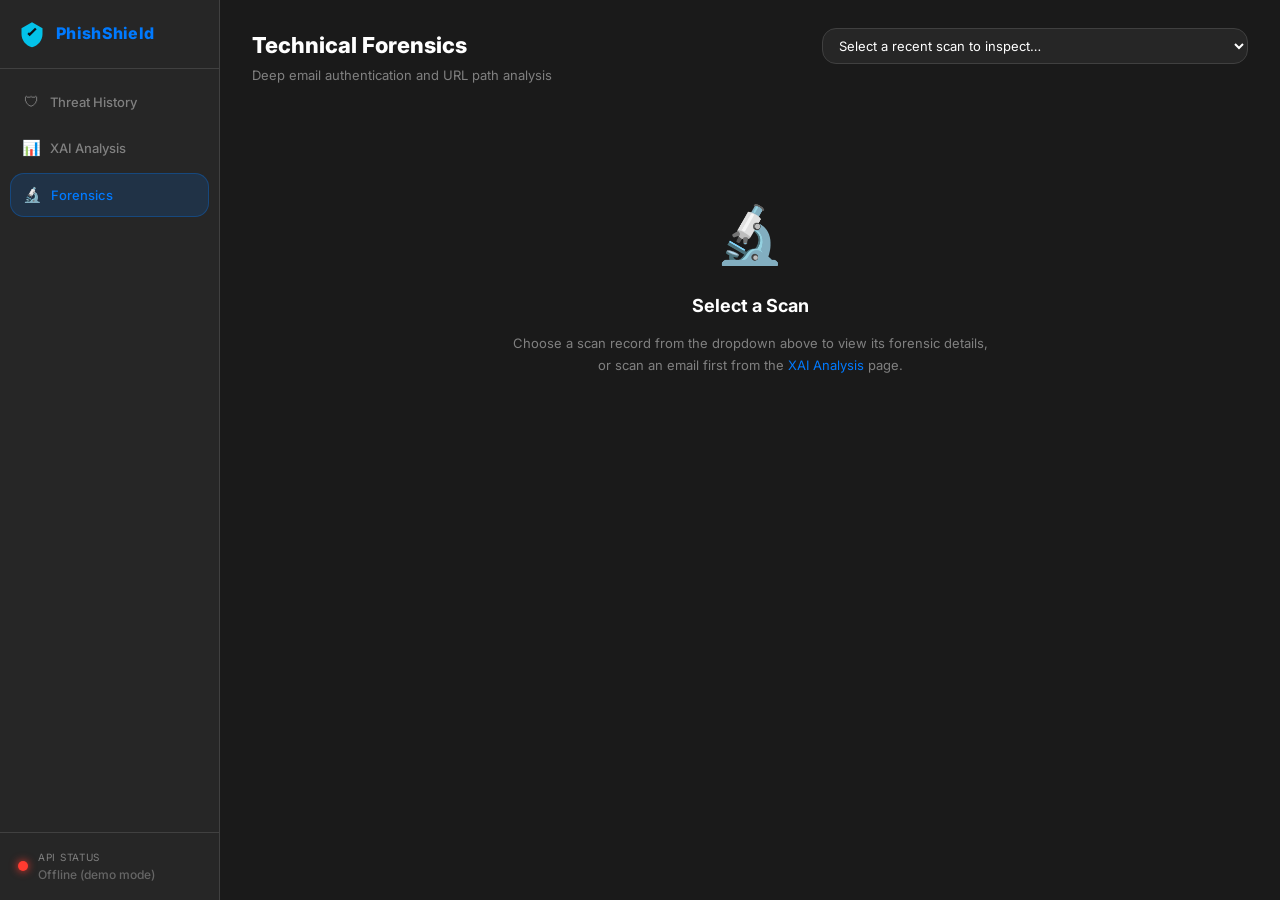
<file: dashboard/forensics.html>
<!DOCTYPE html>
<html lang="en">
<head>
  <meta charset="UTF-8" />
  <meta name="viewport" content="width=device-width, initial-scale=1.0" />
  <title>Forensics — PhishShield</title>
  <link rel="preconnect" href="https://fonts.googleapis.com" />
  <link href="https://fonts.googleapis.com/css2?family=Inter:wght@300;400;500;600;700;800&display=swap" rel="stylesheet" />
  <link rel="stylesheet" href="shared.css" />
</head>
<body>
  <aside class="sidebar">
    <div class="sidebar-logo">
      <svg width="28" height="28" viewBox="0 0 24 24" fill="none">
        <path d="M12 2L3 7v5c0 5.25 3.75 10.15 9 11.35C17.25 22.15 21 17.25 21 12V7l-9-5z" fill="#00d4ff" opacity="0.9"/>
        <path d="M10 14l-2-2 1.4-1.4L10 11.2l4.6-4.6L16 8l-6 6z" fill="#0d1117"/>
      </svg>
      <span class="logo-text">PhishShield</span>
    </div>
    <nav class="sidebar-nav">
      <a href="index.html"     class="nav-item" id="nav-threat"><span class="nav-icon">🛡</span> Threat History</a>
      <a href="xai.html"      class="nav-item" id="nav-xai"><span class="nav-icon">📊</span> XAI Analysis</a>
      <a href="forensics.html" class="nav-item active" id="nav-forensics"><span class="nav-icon">🔬</span> Forensics</a>
    </nav>
    <div class="sidebar-status">
      <div id="api-status-dot" class="status-dot"></div>
      <div>
        <div class="status-label">API Status</div>
        <div id="api-status-text" class="status-value">Checking…</div>
      </div>
    </div>
  </aside>

  <main class="main-content">
    <div class="page-header">
      <div>
        <h1 class="page-title">Technical Forensics</h1>
        <p class="page-subtitle">Deep email authentication and URL path analysis</p>
      </div>
      <div class="header-actions">
        <select id="scan-selector" class="filter-select" style="min-width:260px;">
          <option value="">Select a recent scan to inspect…</option>
        </select>
        <button id="btn-run-vt" class="btn btn-primary" style="display:none;">🔍 Run VirusTotal Scan</button>
      </div>
    </div>

    <!-- Empty state -->
    <div id="forensics-empty" class="forensics-empty">
      <div class="empty-icon">🔬</div>
      <h3>Select a Scan</h3>
      <p>Choose a scan record from the dropdown above to view its forensic details,<br/>
         or scan an email first from the <a href="xai.html">XAI Analysis</a> page.</p>
    </div>

    <!-- Forensics Detail -->
    <div id="forensics-detail" style="display:none;">

      <!-- Email Header Card -->
      <div class="forensics-grid">
        <div class="forensics-card">
          <div class="card-title">📧 Email Header Analysis</div>

          <div class="forensics-row">
            <div class="forensics-field">Subject</div>
            <div class="forensics-value" id="f-subject">--</div>
          </div>
          <div class="forensics-row">
            <div class="forensics-field">Sender</div>
            <div class="forensics-value" id="f-sender">--</div>
          </div>
          <div class="forensics-row">
            <div class="forensics-field">Sender Domain</div>
            <div class="forensics-value" id="f-domain">--</div>
          </div>
          <div class="forensics-row">
            <div class="forensics-field">Domain Age</div>
            <div class="forensics-value" id="f-domain-age">--</div>
          </div>
          <div class="forensics-row">
            <div class="forensics-field">Display Name Match</div>
            <div class="forensics-value" id="f-dispname">--</div>
          </div>
          <div class="forensics-row">
            <div class="forensics-field">Scan Time</div>
            <div class="forensics-value" id="f-time">--</div>
          </div>
          <div class="forensics-row">
            <div class="forensics-field">Scan ID</div>
            <div class="forensics-value mono" id="f-scanid">--</div>
          </div>
        </div>

        <!-- Auth Card -->
        <div class="forensics-card">
          <div class="card-title">🔐 Email Authentication</div>
          <p class="card-subtitle">Email authentication headers determine sender legitimacy</p>

          <div class="auth-grid">
            <!-- SPF -->
            <div class="auth-item">
              <div class="auth-label">SPF</div>
              <div id="spf-badge" class="auth-badge">--</div>
              <div class="auth-desc">Sender Policy Framework — verifies the sending server is authorised</div>
            </div>
            <!-- DKIM -->
            <div class="auth-item">
              <div class="auth-label">DKIM</div>
              <div id="dkim-badge" class="auth-badge">--</div>
              <div class="auth-desc">Domain Keys — cryptographic signature confirming message integrity</div>
            </div>
            <!-- DMARC -->
            <div class="auth-item">
              <div class="auth-label">DMARC</div>
              <div id="dmarc-badge" class="auth-badge">--</div>
              <div class="auth-desc">Alignment policy — enforces SPF and DKIM together</div>
            </div>
          </div>

          <!-- Auth Score -->
          <div class="auth-score-row">
            <span class="auth-score-label">Authentication Score</span>
            <div class="auth-score-bar-wrap">
              <div id="auth-score-bar" class="auth-score-bar"></div>
            </div>
            <span id="auth-score-num" class="auth-score-num">--/3</span>
          </div>
        </div>
      </div>

      <!-- URL Analysis Table -->
      <div class="forensics-card mt-16">
        <div class="card-title">🔗 URL Path Analysis</div>
        <p class="card-subtitle">Each link found in the email, analysed for risk indicators</p>

        <div id="url-table-wrap">
          <table class="data-table url-table">
            <thead>
              <tr>
                <th>URL</th>
                <th>Domain</th>
                <th>Risk</th>
                <th>Reason</th>
                <th>Shortened</th>
              </tr>
            </thead>
            <tbody id="url-table-body">
              <tr><td colspan="5" class="table-empty">No URLs found in this email.</td></tr>
            </tbody>
          </table>
        </div>
      </div>

      <!-- Reasoning Section -->
      <div class="forensics-card mt-16">
        <div class="card-title">🧠 AI Reasoning</div>
        <div id="f-reasoning-list" class="reasoning-cards-grid"></div>
      </div>

      <!-- DNS Verification Section -->
      <div class="forensics-card mt-16" id="f-dns-section" style="display:none;">
        <div class="card-title">🌐 DNS Verification</div>
        <p class="card-subtitle">Domain resolution status for URLs and sender</p>
        <div id="f-dns-list"></div>
      </div>

      <!-- Trust Analysis Section -->
      <div class="forensics-card mt-16" id="f-trust-section" style="display:none;">
        <div class="card-title">🛡 Trust Analysis</div>
        <div id="f-trust-details"></div>
      </div>

      <!-- VirusTotal Section -->
      <div class="forensics-card mt-16" id="f-vt-section" style="display:none;">
        <div class="card-title">🧪 VirusTotal Report</div>
        <p class="card-subtitle" id="f-vt-status">Not scanned</p>
        <div id="f-vt-results" class="vt-results-container"></div>
      </div>

      <!-- Recommendation Section -->
      <div class="forensics-card mt-16">
        <div class="card-title">📋 Forensic Recommendation</div>
        <div class="forensics-row"><div class="forensics-field">Prediction</div><div class="forensics-value" id="f-prediction">--</div></div>
        <div class="forensics-row"><div class="forensics-field">Safety Score</div><div class="forensics-value" id="f-safety">--</div></div>
        <div class="forensics-row"><div class="forensics-field">Action</div><div class="forensics-value" id="f-action">--</div></div>
      </div>

    </div><!-- /forensics-detail -->
  </main>

  <script src="shared.js"></script>
  <script>
  /* ──────────────────────────────────────────────────────────────────────────
     Forensics Page Logic
  ────────────────────────────────────────────────────────────────────────── */
  const API = window.PHISHSHIELD_API || 'http://localhost:8000';
  let records = [];

  async function loadHistory() {
    try {
      const res  = await fetch(`${API}/history?limit=200`, { signal: AbortSignal.timeout(4000) });
      const data = await res.json();
      records = data.records || [];
      console.log('[Forensics] Loaded', records.length, 'records from API');
    } catch (e) {
      console.warn('[Forensics] API fetch failed:', e);
      records = [];
    }
    if (records.length === 0) {
      console.log('[Forensics] No API records, using demo data');
      records = generateDemoForensics();
    }
    populateSelector();
    console.log('[Forensics] Selector populated with', records.length, 'options');
  }

  function generateDemoForensics() {
    return [
      {
        scan_id: 'demo-f-001', timestamp: new Date().toISOString(),
        prediction: 'PHISHING', risk_level: 'CRITICAL', safety_score: 8, confidence: 0.95,
        email_meta: { subject: 'Urgent: Verify Your Account', sender: 'noreply@secure-bank.xyz', url_count: 2 },
        forensics: {
          spf_status: 'FAIL', dkim_status: 'NONE', dmarc_status: 'FAIL',
          domain_age_days: 12, sender_domain: 'secure-bank.xyz', display_name_mismatch: true,
          url_analysis: [
            { url: 'https://bit.ly/verify-bank', domain: 'bit.ly', risk: 'HIGH', reason: 'Shortened URL hides true destination', is_shortened: true },
            { url: 'https://secure-bank.xyz/login', domain: 'secure-bank.xyz', risk: 'HIGH', reason: 'Domain registered 12 days ago', is_shortened: false },
          ],
        },
        reasoning: [
          'Sender domain "secure-bank.xyz" was registered only 12 days ago.',
          'SPF check FAILED — sending server not authorised by domain.',
          'Email contains a shortened URL (bit.ly) masking the true destination.',
        ],
      },
      {
        scan_id: 'demo-f-002', timestamp: new Date(Date.now() - 180000).toISOString(),
        prediction: 'LEGITIMATE', risk_level: 'LOW', safety_score: 94, confidence: 0.94,
        email_meta: { subject: 'Your July Statement', sender: 'statements@mybank.com', url_count: 1 },
        forensics: {
          spf_status: 'PASS', dkim_status: 'PASS', dmarc_status: 'PASS',
          domain_age_days: 4200, sender_domain: 'mybank.com', display_name_mismatch: false,
          url_analysis: [
            { url: 'https://mybank.com/statements/july', domain: 'mybank.com', risk: 'LOW', reason: 'Known legitimate bank domain', is_shortened: false },
          ],
        },
        reasoning: [
          'All authentication checks (SPF, DKIM, DMARC) passed.',
          'Sender domain "mybank.com" is over 11 years old.',
          'No suspicious URLs or urgent keywords detected.',
        ],
      },
    ];
  }

  function populateSelector() {
    const sel = document.getElementById('scan-selector');
    sel.innerHTML = '<option value="">Select a recent scan to inspect…</option>';
    records.forEach((r, i) => {
      const meta  = r.email_meta || {};
      const subj  = truncate(meta.subject || 'Unknown', 35);
      const level = r.risk_level || '?';
      const icon  = level === 'CRITICAL' || level === 'HIGH' ? '🔴' : level === 'MEDIUM' ? '🟡' : '🟢';
      const opt   = document.createElement('option');
      opt.value       = i;
      opt.textContent = `${icon} ${subj} — ${meta.sender || '?'}`;
      sel.appendChild(opt);
    });
  }

  // Scan selector change handler is defined in the enhanced section below

  function renderForensics(r) {
    document.getElementById('forensics-empty').style.display  = 'none';
    document.getElementById('forensics-detail').style.display = 'block';

    const meta = r.email_meta  || {};
    // Build forensics from real API data if r.forensics is missing
    let for_ = r.forensics || {};
    if (!r.forensics) {
      const struct = r.structural_indicators || {};
      const dns = r.dns_results || [];
      const sender = meta.sender || '';
      const senderDomain = sender.includes('@') ? sender.split('@')[1] : '';
      for_ = {
        sender_domain: senderDomain,
        domain_age_days: null,
        display_name_mismatch: !!struct.domain_mismatch,
        spf_status: 'UNKNOWN', dkim_status: 'UNKNOWN', dmarc_status: 'UNKNOWN',
        url_analysis: (meta.urls || []).map(url => {
          let domain = ''; try { domain = new URL(url).hostname; } catch { domain = (url.split('://')[1]||url).split('/')[0]; }
          const dnsMatch = dns.find(d => d.domain === domain);
          const isShort = /^(bit\.ly|tinyurl|t\.co|goo\.gl|is\.gd)/i.test(domain);
          return { url, domain, risk: r.risk_level || 'LOW', reason: dnsMatch && !dnsMatch.resolves ? 'DNS unresolved' : (isShort ? 'Shortened URL' : 'Extracted from email'), is_shortened: isShort };
        }),
      };
    }

    // Header fields
    document.getElementById('f-subject').textContent     = meta.subject    || '--';
    document.getElementById('f-sender').textContent      = meta.sender     || '--';
    document.getElementById('f-domain').textContent      = for_.sender_domain || '--';
    document.getElementById('f-domain-age').innerHTML    = for_.domain_age_days != null
      ? `${for_.domain_age_days} days ${for_.domain_age_days < 90 ? '<span class="warn-text">⚠️ Newly registered</span>' : '✔ Established'}`
      : '--';
    document.getElementById('f-dispname').innerHTML      = for_.display_name_mismatch
      ? '<span class="warn-text">⚠️ Mismatch detected</span>'
      : '<span class="ok-text">✔ No mismatch</span>';
    document.getElementById('f-time').textContent        = new Date(r.timestamp).toLocaleString();
    document.getElementById('f-scanid').textContent      = r.scan_id || '--';

    // Auth badges
    renderAuthBadge('spf-badge',   for_.spf_status);
    renderAuthBadge('dkim-badge',  for_.dkim_status);
    renderAuthBadge('dmarc-badge', for_.dmarc_status);

    const authScore = [for_.spf_status, for_.dkim_status, for_.dmarc_status].filter(s => s === 'PASS').length;
    const bar       = document.getElementById('auth-score-bar');
    bar.style.width = `${(authScore / 3) * 100}%`;
    bar.style.background = authScore === 3 ? '#30d158' : authScore >= 1 ? '#ffd60a' : '#ff453a';
    document.getElementById('auth-score-num').textContent = `${authScore}/3`;

    // URL Table
    const tbody = document.getElementById('url-table-body');
    if (for_.url_analysis?.length > 0) {
      tbody.innerHTML = for_.url_analysis.map(u => {
        const riskCls = `badge-${(u.risk||'low').toLowerCase()}`;
        return `<tr>
          <td class="mono url-cell" title="${esc(u.url)}">${esc(truncate(u.url, 45))}</td>
          <td class="mono">${esc(u.domain || '--')}</td>
          <td><span class="badge ${riskCls}">${u.risk || '--'}</span></td>
          <td>${esc(u.reason || '--')}</td>
          <td>${u.is_shortened ? '<span class="warn-text">⚠️ Yes</span>' : '<span class="ok-text">No</span>'}</td>
        </tr>`;
      }).join('');
    } else {
      tbody.innerHTML = '<tr><td colspan="5" class="table-empty">No URLs found in this email.</td></tr>';
    }

    // Reasoning
    const rl   = document.getElementById('f-reasoning-list');
    const icons = ['🔍','⚠️','🌐'];
    rl.innerHTML = (r.reasoning || []).slice(0,3).map((reason, i) => `
      <div class="reason-card">
        <div class="reason-icon">${icons[i] || '▸'}</div>
        <div class="reason-text">${esc(reason)}</div>
      </div>
    `).join('');
  }

  function renderAuthBadge(id, status) {
    const el  = document.getElementById(id);
    el.textContent = status || 'UNKNOWN';
    el.className   = `auth-badge auth-${(status||'none').toLowerCase()}`;
  }

  function esc(s) {
    return (s||'').replace(/&/g,'&amp;').replace(/</g,'&lt;').replace(/>/g,'&gt;');
  }
  function truncate(s, n) { return s && s.length > n ? s.slice(0, n) + '…' : (s||''); }

  loadHistory();
  initShared();

  // ── Enhanced Forensics Rendering ─────────────────────────────────────────────
  let selectedRecord = null;

  // Override selector change to also render new sections
  document.getElementById('scan-selector').addEventListener('change', function () {
    const idx = this.value;
    if (idx === '') {
      document.getElementById('forensics-empty').style.display = 'flex';
      document.getElementById('forensics-detail').style.display = 'none';
      document.getElementById('btn-run-vt').style.display = 'none';
      selectedRecord = null;
      return;
    }
    selectedRecord = records[+idx];
    renderForensics(selectedRecord);
    renderDNSSection(selectedRecord);
    renderTrustSection(selectedRecord);
    renderRecommendation(selectedRecord);
    // Show VT button if URLs exist
    const urls = selectedRecord.email_meta?.urls || [];
    document.getElementById('btn-run-vt').style.display = urls.length > 0 ? 'inline-block' : 'none';
    // Reset VT section
    document.getElementById('f-vt-section').style.display = 'none';
  }, false);

  function renderDNSSection(r) {
    const section = document.getElementById('f-dns-section');
    const list = document.getElementById('f-dns-list');
    const dnsResults = r.dns_results || [];
    if (dnsResults.length === 0) { section.style.display = 'none'; return; }
    section.style.display = 'block';
    list.innerHTML = dnsResults.map(d => `<div class="forensics-row">
      <div class="forensics-field mono">${esc(d.domain || '--')}</div>
      <div class="forensics-value">${d.resolves ? '<span class="ok-text">✔ Resolved</span>' + (d.ip ? ' (' + esc(d.ip) + ')' : '')
        : '<span class="warn-text">⚠️ Unresolved</span>'}</div>
    </div>`).join('');
  }

  function renderTrustSection(r) {
    const section = document.getElementById('f-trust-section');
    const details = document.getElementById('f-trust-details');
    const trust = r.trust_analysis || {};
    if (!trust.trust_score && trust.trust_score !== 0) { section.style.display = 'none'; return; }
    section.style.display = 'block';
    const sender = trust.sender_trust || {};
    details.innerHTML = `
      <div class="forensics-row"><div class="forensics-field">Trust Score</div><div class="forensics-value">${(trust.trust_score * 100).toFixed(0)}%</div></div>
      <div class="forensics-row"><div class="forensics-field">Trusted Sender</div><div class="forensics-value">${trust.is_trusted_sender ? '<span class="ok-text">✔ Yes</span>' : '<span class="warn-text">No</span>'}</div></div>
      ${sender.category ? '<div class="forensics-row"><div class="forensics-field">Category</div><div class="forensics-value">' + esc(sender.category) + '</div></div>' : ''}
      ${(trust.warnings || []).length > 0 ? '<div class="forensics-row"><div class="forensics-field">Warnings</div><div class="forensics-value warn-text">' + trust.warnings.map(w => esc(w)).join('<br>') + '</div></div>' : ''}
      ${(trust.brand_impersonation || []).length > 0 ? '<div class="forensics-row"><div class="forensics-field">Brand Impersonation</div><div class="forensics-value warn-text">⚠️ ' + trust.brand_impersonation.map(b => esc(b.brand)).join(', ') + '</div></div>' : ''}
    `;
  }

  function renderRecommendation(r) {
    document.getElementById('f-prediction').textContent = r.phishing ? '⚠️ PHISHING' : '✔ LEGITIMATE';
    document.getElementById('f-safety').textContent = r.safety_score != null ? r.safety_score + '/100' : '--';
    document.getElementById('f-action').textContent = r.recommended_action || '--';
  }

  // ── VirusTotal Scan Button ───────────────────────────────────────────────
  document.getElementById('btn-run-vt').addEventListener('click', async () => {
    if (!selectedRecord) return;
    const urls = selectedRecord.email_meta?.urls || [];
    if (urls.length === 0) { alert('No URLs found in this scan.'); return; }

    const btn = document.getElementById('btn-run-vt');
    const vtSection = document.getElementById('f-vt-section');
    const vtStatus = document.getElementById('f-vt-status');
    const vtResults = document.getElementById('f-vt-results');

    btn.textContent = '⏳ Submitting…'; btn.disabled = true;
    vtSection.style.display = 'block';
    vtStatus.textContent = 'Submitting URLs to VirusTotal via backend…';
    vtResults.innerHTML = '';

    // Submit URLs to backend
    try {
      const submitRes = await fetch(`${API}/external/virustotal/submit`, {
        method: 'POST', headers: {'Content-Type': 'application/json'},
        body: JSON.stringify({ urls: urls.slice(0, 10) }),
        signal: AbortSignal.timeout(10000),
      });
      const submitData = await submitRes.json();

      if (submitData.error) {
        vtStatus.textContent = submitData.error === 'VirusTotal API key not configured'
          ? 'VirusTotal API key is not configured in backend.'
          : 'Error: ' + submitData.error;
        btn.textContent = '🔍 Run VirusTotal Scan'; btn.disabled = false;
        return;
      }

      vtStatus.textContent = 'Submitted. Polling for results…';
      btn.textContent = '⏳ Polling…';

      // Now fetch reports by polling
      let attempts = 0;
      const maxAttempts = 12;
      const pollInterval = setInterval(async () => {
        attempts++;
        if (attempts > maxAttempts) {
          clearInterval(pollInterval);
          vtStatus.textContent = 'Polling timed out. Some results may still be processing.';
          btn.textContent = '🔍 Run VirusTotal Scan'; btn.disabled = false;
          return;
        }
        try {
          const reportRes = await fetch(`${API}/external/virustotal/report`, {
            method: 'POST', headers: {'Content-Type': 'application/json'},
            body: JSON.stringify({ urls: urls.slice(0, 10) }),
            signal: AbortSignal.timeout(8000),
          });
          if (!reportRes.ok) return;
          const reportData = await reportRes.json();
          const results = reportData.results || [];

          // Check if all completed
          const allDone = results.every(r => r.status === 'completed' || r.status === 'not_configured' || r.status === 'failed');

          // Render results
          vtResults.innerHTML = '';
          results.forEach(r => {
            const s = r.stats || {};
            const st = r.status || 'unknown';
            const rl = r.risk_level || 'UNKNOWN';
            const card = document.createElement('div'); card.className = 'vt-report-card';
            card.innerHTML = `<div class="report-header"><div class="report-url">${esc(r.url||'--')}</div><span class="report-status-pill">${esc(st)}</span></div>
              <div class="report-stats"><div class="stat-label">Domain: ${esc(r.domain||'--')} · Risk: <span class="badge badge-${rl.toLowerCase()}">${rl}</span></div>
              <div style="margin-top:8px"><span class="stat-badge danger">${s.malicious||0} Malicious</span> <span class="stat-badge warning">${s.suspicious||0} Suspicious</span>
              <span class="mini-badge status-pass">${s.harmless||0} Harmless</span> <span class="mini-badge status-none">${s.undetected||0} Undetected</span></div></div>
              ${r.flagged_engines?.length ? '<div class="report-engines">' + r.flagged_engines.slice(0,5).map(e => '<div class="engine-item '+(e.category||'')+'">' + esc(e.engine_name) + ': ' + esc(e.result||e.category) + '</div>').join('') + '</div>' : ''}
              <div class="report-footer"><div class="report-timing">${r.queue_time_ms ? 'Queue: '+r.queue_time_ms+'ms' : ''}</div>${r.permalink ? '<a href="'+esc(r.permalink)+'" target="_blank" class="btn-link">VirusTotal ↗</a>' : ''}</div>`;
            vtResults.appendChild(card);
          });

          vtStatus.textContent = `${results.filter(r=>r.status==='completed').length}/${results.length} completed` + (allDone ? '' : ' (polling…)');

          if (allDone) {
            clearInterval(pollInterval);
            btn.textContent = '🔍 Run VirusTotal Scan'; btn.disabled = false;
          }
        } catch {}
      }, 5000);

    } catch (err) {
      vtStatus.textContent = 'Error connecting to backend: ' + err.message;
      btn.textContent = '🔍 Run VirusTotal Scan'; btn.disabled = false;
    }
  });
  </script>
</body>
</html>
</file>
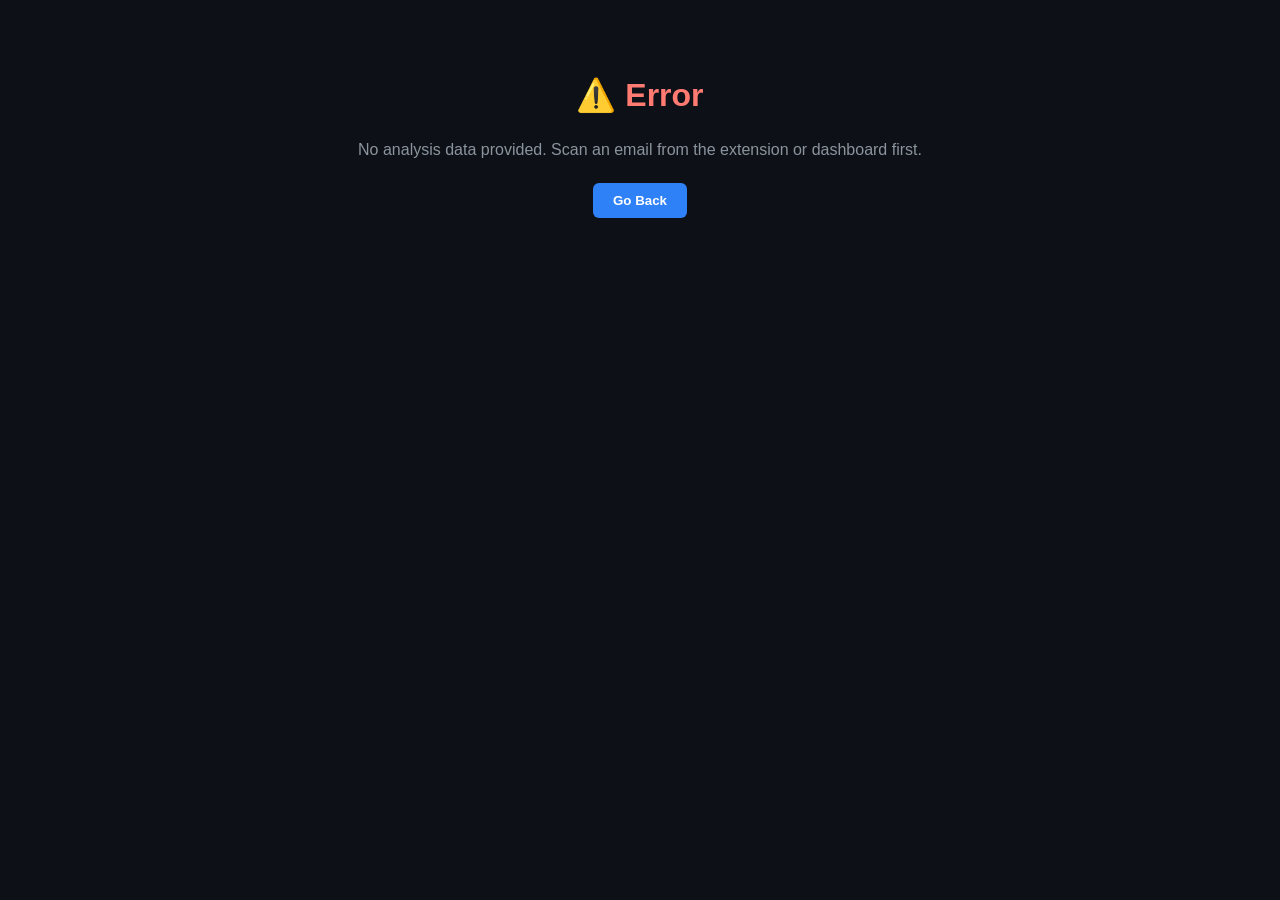
<file: web-dashboard/report.html>
<!DOCTYPE html>
<html lang="en">
<head>
  <meta charset="UTF-8">
  <meta name="viewport" content="width=device-width, initial-scale=1.0">
  <title>PhishShield | Detailed Analysis Report</title>
  <style>
    :root {
      --bg: #0d1117;
      --card: #161b22;
      --border: #30363d;
      --text: #e6edf3;
      --text-muted: #8b949e;
      --primary: #2f81f7;
      --success: #238636;
      --warning: #d29922;
      --danger: #da3633;
      --info: #1f6feb;
    }

    * {
      box-sizing: border-box;
      margin: 0;
      padding: 0;
    }

    body {
      background-color: var(--bg);
      color: var(--text);
      font-family: -apple-system, BlinkMacSystemFont, "Segoe UI", Helvetica, Arial, sans-serif;
      line-height: 1.6;
      padding: 20px;
    }

    .container {
      max-width: 1400px;
      margin: 0 auto;
    }

    /* Header */
    header {
      display: flex;
      align-items: center;
      justify-content: space-between;
      margin-bottom: 30px;
      border-bottom: 2px solid var(--primary);
      padding-bottom: 20px;
    }

    header h1 {
      display: flex;
      align-items: center;
      gap: 12px;
      font-size: 28px;
      font-weight: 700;
    }

    .logo {
      width: 40px;
      height: 40px;
      background: var(--primary);
      border-radius: 8px;
      display: grid;
      place-items: center;
      font-size: 24px;
    }

    .scan-metadata {
      display: flex;
      gap: 24px;
      font-size: 13px;
      color: var(--text-muted);
    }

    .metadata-item {
      display: flex;
      flex-direction: column;
      gap: 4px;
    }

    .metadata-label {
      text-transform: uppercase;
      letter-spacing: 0.5px;
      font-weight: 600;
    }

    .metadata-value {
      color: var(--primary);
      font-family: monospace;
      font-size: 12px;
    }

    /* Navigation Tabs */
    .tabs {
      display: flex;
      gap: 2px;
      margin-bottom: 24px;
      border-bottom: 1px solid var(--border);
      overflow-x: auto;
    }

    .tab-btn {
      padding: 12px 20px;
      background: transparent;
      border: none;
      border-bottom: 3px solid transparent;
      color: var(--text-muted);
      cursor: pointer;
      font-size: 14px;
      font-weight: 600;
      white-space: nowrap;
      transition: all 0.2s;
    }

    .tab-btn:hover {
      color: var(--text);
    }

    .tab-btn.active {
      color: var(--primary);
      border-bottom-color: var(--primary);
    }

    /* Tab Content */
    .tab-content {
      display: none;
    }

    .tab-content.active {
      display: block;
    }

    /* Section */
    .section {
      margin-bottom: 32px;
    }

    .section-header {
      display: flex;
      align-items: center;
      gap: 12px;
      margin-bottom: 16px;
      padding-bottom: 12px;
      border-bottom: 1px solid var(--border);
    }

    .section-icon {
      font-size: 20px;
    }

    .section-title {
      font-size: 18px;
      font-weight: 700;
      letter-spacing: -0.5px;
    }

    .section-count {
      margin-left: auto;
      background: var(--border);
      padding: 4px 12px;
      border-radius: 12px;
      font-size: 12px;
      color: var(--text-muted);
      font-weight: 600;
    }

    /* Cards */
    .card {
      background: var(--card);
      border: 1px solid var(--border);
      border-radius: 8px;
      padding: 0;
      margin-bottom: 16px;
      overflow: hidden;
    }

    .card-header {
      background: var(--bg);
      padding: 16px;
      border-bottom: 1px solid var(--border);
      font-weight: 600;
      display: flex;
      justify-content: space-between;
      align-items: center;
    }

    .card-content {
      padding: 16px;
    }

    /* Table */
    .table {
      width: 100%;
      border-collapse: collapse;
      font-size: 13px;
    }

    .table th {
      background: var(--bg);
      padding: 12px;
      text-align: left;
      font-weight: 700;
      border-bottom: 2px solid var(--border);
      text-transform: uppercase;
      letter-spacing: 0.5px;
      font-size: 11px;
    }

    .table td {
      padding: 12px;
      border-bottom: 1px solid var(--border);
    }

    .table tr:last-child td {
      border-bottom: none;
    }

    .table tr:hover {
      background: rgba(255, 255, 255, 0.02);
    }

    /* Status Badges */
    .badge {
      display: inline-block;
      padding: 4px 12px;
      border-radius: 12px;
      font-size: 11px;
      font-weight: 700;
      text-transform: uppercase;
      letter-spacing: 0.5px;
    }

    .badge-critical {
      background: rgba(218, 54, 51, 0.2);
      color: #ff7b72;
      border: 1px solid rgba(218, 54, 51, 0.3);
    }

    .badge-high {
      background: rgba(210, 153, 34, 0.2);
      color: #e3b341;
      border: 1px solid rgba(210, 153, 34, 0.3);
    }

    .badge-medium {
      background: rgba(210, 153, 34, 0.2);
      color: #e3b341;
      border: 1px solid rgba(210, 153, 34, 0.3);
    }

    .badge-low {
      background: rgba(35, 134, 54, 0.2);
      color: #3fb950;
      border: 1px solid rgba(35, 134, 54, 0.3);
    }

    .badge-safe {
      background: rgba(35, 134, 54, 0.2);
      color: #3fb950;
      border: 1px solid rgba(35, 134, 54, 0.3);
    }

    /* Verdict Box */
    .verdict-box {
      background: var(--card);
      border: 2px solid var(--primary);
      border-radius: 8px;
      padding: 24px;
      margin-bottom: 24px;
      display: grid;
      grid-template-columns: 1fr auto;
      gap: 24px;
      align-items: center;
    }

    .verdict-content h2 {
      font-size: 20px;
      margin-bottom: 8px;
    }

    .verdict-content p {
      color: var(--text-muted);
      font-size: 14px;
    }

    .verdict-score {
      width: 100px;
      height: 100px;
      border-radius: 50%;
      display: grid;
      place-items: center;
      font-size: 32px;
      font-weight: 700;
      border: 4px solid var(--primary);
      text-align: center;
    }

    /* List Items */
    .list-item {
      display: flex;
      gap: 12px;
      padding: 12px 0;
      border-bottom: 1px solid var(--border);
      align-items: flex-start;
    }

    .list-item:last-child {
      border-bottom: none;
    }

    .list-item-icon {
      flex-shrink: 0;
      margin-top: 2px;
    }

    .list-item-content {
      flex-grow: 1;
    }

    .list-item-label {
      font-weight: 600;
      margin-bottom: 4px;
    }

    .list-item-details {
      font-size: 12px;
      color: var(--text-muted);
      font-family: monospace;
      word-break: break-all;
    }

    /* Indicators Grid */
    .indicators-grid {
      display: grid;
      grid-template-columns: repeat(auto-fill, minmax(200px, 1fr));
      gap: 12px;
      margin-bottom: 16px;
    }

    .indicator {
      background: var(--bg);
      border: 1px solid var(--border);
      border-radius: 6px;
      padding: 12px;
      text-align: center;
    }

    .indicator-value {
      font-size: 24px;
      font-weight: 700;
      color: var(--primary);
      margin-bottom: 4px;
    }

    .indicator-label {
      font-size: 12px;
      color: var(--text-muted);
      text-transform: uppercase;
      letter-spacing: 0.5px;
    }

    /* Copy Button */
    .copy-btn {
      padding: 4px 8px;
      background: var(--bg);
      border: 1px solid var(--border);
      border-radius: 4px;
      color: var(--text-muted);
      cursor: pointer;
      font-size: 11px;
      transition: all 0.2s;
    }

    .copy-btn:hover {
      background: var(--primary);
      color: white;
      border-color: var(--primary);
    }

    /* Risk Bar */
    .risk-bar {
      width: 100%;
      height: 24px;
      background: var(--border);
      border-radius: 12px;
      overflow: hidden;
      margin-top: 8px;
    }

    .risk-fill {
      height: 100%;
      background: linear-gradient(90deg, var(--success), var(--warning), var(--danger));
      display: flex;
      align-items: center;
      justify-content: flex-end;
      padding-right: 8px;
      font-size: 11px;
      font-weight: 700;
      color: white;
      transition: width 0.3s;
    }

    /* Empty State */
    .empty-state {
      text-align: center;
      padding: 48px 24px;
      color: var(--text-muted);
    }

    .empty-state-icon {
      font-size: 48px;
      margin-bottom: 16px;
      opacity: 0.5;
    }

    /* Responsive */
    @media (max-width: 768px) {
      .verdict-box {
        grid-template-columns: 1fr;
      }

      .verdict-score {
        width: 80px;
        height: 80px;
        font-size: 24px;
      }

      .tabs {
        flex-wrap: wrap;
      }

      .tab-btn {
        font-size: 12px;
        padding: 10px 16px;
      }

      .indicators-grid {
        grid-template-columns: repeat(2, 1fr);
      }

      .section-header {
        flex-wrap: wrap;
      }

      .section-count {
        order: -1;
      }
    }

    /* Copy Animation */
    @keyframes copyFlash {
      0% { background: var(--primary); }
      100% { background: var(--bg); }
    }

    .copy-btn.copied {
      animation: copyFlash 0.5s ease-out;
    }
  </style>
</head>
<body>
  <div class="container">
    <header>
      <h1>
        <div class="logo">🔍</div>
        <div>
          PhishShield Report
          <div style="font-size: 13px; color: var(--text-muted); font-weight: 400;">Forensic Email Analysis</div>
        </div>
      </h1>
      <div class="scan-metadata">
        <div class="metadata-item">
          <span class="metadata-label">Scan ID</span>
          <span class="metadata-value" id="scan-id">...</span>
        </div>
        <div class="metadata-item">
          <span class="metadata-label">Timestamp</span>
          <span class="metadata-value" id="scan-timestamp">...</span>
        </div>
        <div class="metadata-item">
          <span class="metadata-label">Processing</span>
          <span class="metadata-value" id="scan-processing">...</span>
        </div>
      </div>
    </header>

    <!-- Navigation Tabs -->
    <div class="tabs">
      <button class="tab-btn active" data-tab="overview">📊 Overview</button>
      <button class="tab-btn" data-tab="urls">🔗 URLs & Domains</button>
      <button class="tab-btn" data-tab="headers">📧 Email Headers</button>
      <button class="tab-btn" data-tab="content">📝 Content Analysis</button>
      <button class="tab-btn" data-tab="infrastructure">🖥️ Infrastructure</button>
      <button class="tab-btn" data-tab="forensics">🔬 Forensics</button>
      <button class="tab-btn" data-tab="threat-intel">🌍 Threat Intel</button>
    </div>

    <!-- Overview Tab -->
    <div id="overview" class="tab-content active">
      <!-- Verdict Box -->
      <div class="verdict-box" id="verdict-section">
        <div class="verdict-content">
          <h2 id="verdict-title">Loading Analysis...</h2>
          <p id="verdict-description">Processing email content</p>
        </div>
        <div class="verdict-score" id="verdict-score">--</div>
      </div>

      <!-- Email Summary Card -->
      <div class="section" id="email-summary-section">
        <div class="section-header">
          <span class="section-icon">📧</span>
          <span class="section-title">Email Summary</span>
        </div>
        <div class="card">
          <div class="card-content">
            <div class="list-item">
              <div class="list-item-icon">📌</div>
              <div class="list-item-content">
                <div class="list-item-label">Subject</div>
                <div class="list-item-details" id="email-subject">(Loading...)</div>
              </div>
            </div>
            <div class="list-item">
              <div class="list-item-icon">👤</div>
              <div class="list-item-content">
                <div class="list-item-label">Sender</div>
                <div class="list-item-details" id="email-sender">(Loading...)</div>
              </div>
            </div>
            <div class="list-item">
              <div class="list-item-icon">↩️</div>
              <div class="list-item-content">
                <div class="list-item-label">Reply-To</div>
                <div class="list-item-details" id="email-reply-to">(Not specified)</div>
              </div>
            </div>
            <div class="list-item">
              <div class="list-item-icon">🔗</div>
              <div class="list-item-content">
                <div class="list-item-label">URLs Found</div>
                <div class="list-item-details" id="email-url-count">0</div>
              </div>
            </div>
            <div class="list-item" id="body-preview-row" style="display: none;">
              <div class="list-item-icon">📝</div>
              <div class="list-item-content">
                <div class="list-item-label">Body Preview</div>
                <div class="list-item-details" id="email-body-preview" style="max-height: 100px; overflow-y: auto; white-space: pre-wrap;">(No body text)</div>
              </div>
            </div>
          </div>
        </div>
      </div>

      <!-- Risk Factors -->
      <div class="section">
        <div class="section-header">
          <span class="section-icon">⚠️</span>
          <span class="section-title">Risk Factors</span>
          <span class="section-count" id="risk-count">0 detected</span>
        </div>
        <div id="risk-factors" class="card">
          <div class="card-content" id="risk-list">
            <div class="empty-state">
              <div class="empty-state-icon">✓</div>
              <p>No significant risk factors detected</p>
            </div>
          </div>
        </div>
      </div>

      <!-- Indicators -->
      <div class="section">
        <div class="section-header">
          <span class="section-icon">📈</span>
          <span class="section-title">Key Metrics</span>
        </div>
        <div class="indicators-grid" id="metrics-grid">
          <div class="indicator">
            <div class="indicator-value" id="metric-urls">0</div>
            <div class="indicator-label">Unique Domains</div>
          </div>
          <div class="indicator">
            <div class="indicator-value" id="metric-emails">0</div>
            <div class="indicator-label">Email Addresses</div>
          </div>
          <div class="indicator">
            <div class="indicator-value" id="metric-ips">0</div>
            <div class="indicator-label">IP Addresses</div>
          </div>
          <div class="indicator">
            <div class="indicator-value" id="metric-flags">0</div>
            <div class="indicator-label">Auth Issues</div>
          </div>
        </div>
      </div>
    </div>

    <!-- URLs Tab -->
    <div id="urls" class="tab-content">
      <div class="section">
        <div class="section-header">
          <span class="section-icon">🔗</span>
          <span class="section-title">Extracted URLs & Domains</span>
          <span class="section-count" id="urls-count">0</span>
        </div>
        <div id="urls-list"></div>
      </div>
    </div>

    <!-- Headers Tab -->
    <div id="headers" class="tab-content">
      <div class="section">
        <div class="section-header">
          <span class="section-icon">📧</span>
          <span class="section-title">Email Header Analysis</span>
        </div>
        <div id="headers-content"></div>
      </div>
    </div>

    <!-- Content Tab -->
    <div id="content" class="tab-content">
      <div class="section">
        <div class="section-header">
          <span class="section-icon">📝</span>
          <span class="section-title">Content & Patterns</span>
        </div>
        <div id="content-analysis"></div>
      </div>
    </div>

    <!-- Infrastructure Tab -->
    <div id="infrastructure" class="tab-content">
      <div class="section">
        <div class="section-header">
          <span class="section-icon">🖥️</span>
          <span class="section-title">Infrastructure Intelligence</span>
        </div>
        <div id="infrastructure-content"></div>
      </div>
    </div>

    <!-- Forensics Tab -->
    <div id="forensics" class="tab-content">
      <div class="section">
        <div class="section-header">
          <span class="section-icon">🔬</span>
          <span class="section-title">Forensic Analysis</span>
        </div>
        <div id="forensics-content"></div>
      </div>
    </div>

    <!-- Threat Intelligence Tab -->
    <div id="threat-intel" class="tab-content">
      <div class="section">
        <div class="section-header">
          <span class="section-icon">🌍</span>
          <span class="section-title">External Threat Intelligence</span>
          <span class="section-count" id="threat-intel-status">Loading...</span>
        </div>
        <div id="threat-intel-content">
           <div class="empty-state">
              <div class="empty-state-icon">⏳</div>
              <p>Fetching external intelligence data from the background scan...</p>
           </div>
        </div>
      </div>
    </div>
  </div>

  <script src="utils.js"></script>
  <script src="extractor.js"></script>
  <script src="report.js"></script>
</body>
</html>
</file>
<file: dashboard/shared.css>
/* ============================================================================
   PhishShield Dashboard — Apple-Inspired Design System
   Minimal, Elegant, Professional Security Interface
   ============================================================================ */

@import url('https://fonts.googleapis.com/css2?family=Inter:wght@300;400;500;600;700;800&family=JetBrains+Mono:wght@400;500&display=swap');

/* ── CSS Variables ────────────────────────────────────────────────────────── */
:root {
  /* Backgrounds: Softer, more minimal than before */
  --bg-deep:    #1a1a1a;
  --bg-card:    #262626;
  --bg-muted:   #2d2d2d;
  --bg-hover:   #333333;
  --border:     #404040;

  /* Colors: Apple palette */
  --accent:     #007AFF;        /* Apple blue */
  --accent-dim: rgba(0, 122, 255, 0.12);
  --danger:     #FF3B30;        /* Apple red */
  --warning:    #FF9500;        /* Apple orange */
  --success:    #34C759;        /* Apple green */
  --info:       #007AFF;        /* Apple blue for info */

  /* Text: High contrast, readable */
  --text:       #FFFFFF;
  --text-secondary: #A1A1A1;
  --text-muted: #808080;
  --text-dim:   #666666;

  /* Layout */
  --sidebar-w:  220px;
  --radius:     14px;           /* Increased from 8px for Apple feel */
  --radius-lg:  16px;           /* Increased from 12px */
}

/* ── Reset ────────────────────────────────────────────────────────────────── */
*, *::before, *::after { box-sizing: border-box; margin: 0; padding: 0; }

html { height: 100%; }

body {
  min-height: 100vh;
  font-family: 'Inter', -apple-system, BlinkMacSystemFont, sans-serif;
  font-size: 14px;
  line-height: 1.6;
  background: var(--bg-deep);
  color: var(--text);
  display: flex;
  overflow-x: hidden;
}

/* ── Sidebar ─────────────────────────────────────────────────────────────── */
.sidebar {
  width: var(--sidebar-w);
  min-height: 100vh;
  background: var(--bg-card);
  border-right: 1px solid var(--border);
  display: flex;
  flex-direction: column;
  position: fixed;
  left: 0; top: 0; bottom: 0;
  z-index: 50;
}

.sidebar-logo {
  display: flex;
  align-items: center;
  gap: 10px;
  padding: 20px 18px;
  border-bottom: 1px solid var(--border);
  font-weight: 800;
  font-size: 16px;
  color: var(--accent);
  letter-spacing: 0.3px;
}

.sidebar-nav {
  flex: 1;
  padding: 12px 10px;
  display: flex;
  flex-direction: column;
  gap: 4px;
}

.nav-item {
  display: flex;
  align-items: center;
  gap: 10px;
  padding: 9px 12px;
  border-radius: var(--radius);
  color: var(--text-muted);
  text-decoration: none;
  font-size: 13px;
  font-weight: 500;
  transition: all 0.18s;
}
.nav-item:hover { background: var(--bg-hover); color: var(--text); }
.nav-item.active {
  background: rgba(0, 122, 255, 0.15);
  color: var(--accent);
  border: 1px solid rgba(0, 122, 255, 0.3);
}
.nav-icon { font-size: 15px; width: 18px; text-align: center; }

.sidebar-status {
  display: flex;
  align-items: center;
  gap: 10px;
  padding: 16px 18px;
  border-top: 1px solid var(--border);
}
.status-dot {
  width: 10px; height: 10px; border-radius: 50%;
  background: var(--text-muted);
  flex-shrink: 0;
  transition: all 0.4s;
}
.status-dot.online  { background: var(--success); box-shadow: 0 0 8px var(--success); }
.status-dot.offline { background: var(--danger);  box-shadow: 0 0 8px var(--danger);  }
.status-label { font-size: 10px; color: var(--text-muted); text-transform: uppercase; letter-spacing: 0.7px; }
.status-value { font-size: 12px; color: var(--text-dim); font-weight: 500; }

/* ── Main Content ─────────────────────────────────────────────────────────── */
.main-content {
  margin-left: var(--sidebar-w);
  flex: 1;
  padding: 28px 32px;
  max-width: calc(100vw - var(--sidebar-w));
}

/* ── Page Header ─────────────────────────────────────────────────────────── */
.page-header {
  display: flex;
  justify-content: space-between;
  align-items: flex-start;
  margin-bottom: 24px;
}
.page-title    { font-size: 22px; font-weight: 800; color: var(--text); }
.page-subtitle { font-size: 13px; color: var(--text-muted); margin-top: 2px; }
.header-actions { display: flex; gap: 10px; align-items: center; }

/* ── Stats Row ───────────────────────────────────────────────────────────── */
.stats-row {
  display: grid;
  grid-template-columns: repeat(4, 1fr);
  gap: 16px;
  margin-bottom: 24px;
}
.stat-card {
  background: var(--bg-card);
  border: 1px solid var(--border);
  border-radius: var(--radius-lg);
  padding: 18px 20px;
  transition: border-color 0.2s;
}
.stat-card:hover { border-color: var(--accent); }
.stat-card.danger  { border-left: 3px solid var(--danger);  }
.stat-card.warning { border-left: 3px solid var(--warning); }
.stat-card.success { border-left: 3px solid var(--success); }
.stat-value {
  font-size: 28px; font-weight: 800;
  color: var(--text);
  line-height: 1;
  margin-bottom: 4px;
}
.stat-card.danger  .stat-value { color: var(--danger);  }
.stat-card.warning .stat-value { color: var(--warning); }
.stat-card.success .stat-value { color: var(--success); }
.stat-label { font-size: 12px; color: var(--text-muted); font-weight: 500; }

/* ── Filter Row ──────────────────────────────────────────────────────────── */
.filter-row {
  display: flex;
  gap: 12px;
  margin-bottom: 16px;
  flex-wrap: wrap;
}
.search-input, .filter-select, .form-input {
  background: var(--bg-card);
  border: 1px solid var(--border);
  border-radius: var(--radius);
  color: var(--text);
  padding: 8px 12px;
  font-size: 13px;
  font-family: inherit;
  outline: none;
  transition: border-color 0.2s;
}
.search-input { flex: 1; min-width: 220px; }
.filter-select { min-width: 160px; }
.search-input:focus,
.filter-select:focus,
.form-input:focus { border-color: var(--accent); }

/* ── Table ───────────────────────────────────────────────────────────────── */
.table-wrap {
  background: var(--bg-card);
  border: 1px solid var(--border);
  border-radius: var(--radius-lg);
  overflow: hidden;
  overflow-x: auto;
}
.data-table {
  width: 100%;
  border-collapse: collapse;
  font-size: 13px;
}
.data-table thead th {
  background: #0d1117;
  color: var(--text-muted);
  font-weight: 600;
  font-size: 11px;
  text-transform: uppercase;
  letter-spacing: 0.6px;
  padding: 12px 14px;
  border-bottom: 1px solid var(--border);
  white-space: nowrap;
  user-select: none;
}
.data-table thead th[data-sort]:hover { color: var(--accent); }
.data-table tbody tr {
  border-bottom: 1px solid var(--border);
  transition: background 0.15s;
}
.data-table tbody tr:hover { background: var(--bg-hover); }
.data-table tbody tr:last-child { border-bottom: none; }
.data-table td { padding: 11px 14px; vertical-align: middle; }
.table-empty { text-align: center; color: var(--text-muted); padding: 48px !important; }
.td-subject { max-width: 200px; overflow: hidden; text-overflow: ellipsis; white-space: nowrap; }
.td-sender  { color: var(--text-dim); font-size: 12px; max-width: 160px; overflow: hidden; text-overflow: ellipsis; }
.td-time    { color: var(--text-muted); font-size: 12px; white-space: nowrap; }
.td-conf    { color: var(--text-muted); }
.td-urls    { text-align: center; color: var(--text-dim); }

/* ── Badges ──────────────────────────────────────────────────────────────── */
.badge {
  display: inline-block;
  padding: 2px 9px;
  border-radius: 20px;
  font-size: 11px;
  font-weight: 700;
  letter-spacing: 0.8px;
  border: 1px solid currentColor;
}
.badge-critical { color: var(--danger);  background: rgba(255,69,58,0.15);  border-color: var(--danger);  }
.badge-high     { color: #ff8a30;        background: rgba(255,138,48,0.15); border-color: #ff8a30;        }
.badge-medium   { color: var(--warning); background: rgba(255,214,10,0.12); border-color: var(--warning); }
.badge-low      { color: var(--success); background: rgba(48,209,88,0.12);  border-color: var(--success); }

.mini-badge {
  display: inline-block;
  padding: 1px 6px;
  border-radius: 4px;
  font-size: 10px;
  font-weight: 600;
  margin-right: 4px;
  font-family: 'JetBrains Mono', monospace;
}
.status-pass { background: rgba(48,209,88,0.15); color: var(--success); border: 1px solid rgba(48,209,88,0.4); }
.status-fail { background: rgba(255,69,58,0.15); color: var(--danger);  border: 1px solid rgba(255,69,58,0.4); }
.status-none { background: rgba(100,116,139,0.15); color: var(--text-muted); border: 1px solid var(--border); }

/* Safety score */
.safety-score {
  display: inline-block;
  font-weight: 700;
  font-size: 13px;
  padding: 2px 8px;
  border-radius: 6px;
}
.score-safe   { color: var(--success); background: rgba(48,209,88,0.12); }
.score-warn   { color: var(--warning); background: rgba(255,214,10,0.12); }
.score-danger { color: var(--danger);  background: rgba(255,69,58,0.12); }

/* ── Buttons ─────────────────────────────────────────────────────────────── */
.btn {
  padding: 8px 16px;
  border-radius: var(--radius);
  font-size: 13px;
  font-weight: 600;
  font-family: inherit;
  cursor: pointer;
  border: none;
  transition: all 0.2s;
}
.btn-primary {
  background: var(--accent);
  color: #FFFFFF;
}
.btn-primary:hover { filter: brightness(1.15); transform: translateY(-1px); box-shadow: 0 8px 20px rgba(0, 122, 255, 0.3); }
.btn-ghost {
  background: var(--bg-card);
  color: var(--text-dim);
  border: 1px solid var(--border);
}
.btn-ghost:hover { background: var(--bg-hover); color: var(--text); }

/* ── Pagination ──────────────────────────────────────────────────────────── */
.pagination {
  display: flex;
  gap: 6px;
  padding: 16px 0;
  justify-content: center;
  flex-wrap: wrap;
}
.page-btn {
  width: 34px; height: 34px;
  border-radius: 6px;
  background: var(--bg-card);
  border: 1px solid var(--border);
  color: var(--text-dim);
  font-size: 12px;
  font-family: inherit;
  cursor: pointer;
  transition: all 0.15s;
}
.page-btn:hover { background: var(--bg-hover); color: var(--text); }
.page-btn.active {
  background: var(--accent);
  color: var(--bg-deep);
  border-color: var(--accent);
  font-weight: 700;
}

/* ── Spinner ─────────────────────────────────────────────────────────────── */
.spinner {
  display: inline-block;
  width: 16px; height: 16px;
  border: 2px solid var(--border);
  border-top-color: var(--accent);
  border-radius: 50%;
  animation: spin 0.8s linear infinite;
  margin-right: 8px;
  vertical-align: middle;
}
@keyframes spin { to { transform: rotate(360deg); } }

/* ── Cards (shared) ──────────────────────────────────────────────────────── */
.forensics-card, .xai-scan-card, .xai-chart-card, .xai-gauge-card {
  background: var(--bg-card);
  border: 1px solid var(--border);
  border-radius: var(--radius-lg);
  padding: 20px 24px;
}
.card-title    { font-size: 14px; font-weight: 700; color: var(--text); margin-bottom: 4px; }
.card-subtitle { font-size: 12px; color: var(--text-muted); margin-bottom: 16px; }
.section-title    { font-size: 15px; font-weight: 700; color: var(--text); margin-bottom: 4px; }
.section-subtitle { font-size: 12px; color: var(--text-muted); margin-bottom: 16px; }
.mt-16 { margin-top: 16px; }

/* ── XAI Page ────────────────────────────────────────────────────────────── */
.xai-scan-card { margin-bottom: 20px; }
.scan-form { display: flex; flex-direction: column; gap: 10px; margin-top: 14px; }
.form-row { display: flex; gap: 10px; }
.form-row .form-input { flex: 1; }
.form-textarea {
  background: var(--bg-card); border: 1px solid var(--border);
  border-radius: var(--radius); color: var(--text);
  padding: 10px 12px; font-size: 13px; font-family: inherit;
  resize: vertical; outline: none; transition: border-color 0.2s;
}
.form-textarea:focus { border-color: var(--accent); }

.xai-results {
  display: grid;
  grid-template-columns: 220px 1fr;
  gap: 16px;
  margin-bottom: 20px;
}
.xai-gauge-card { display: flex; flex-direction: column; align-items: center; gap: 8px; }
.gauge-container { position: relative; width: 100%; display: flex; justify-content: center; }
.gauge-svg { width: 180px; height: 110px; overflow: visible; }
.gauge-center {
  position: absolute; left: 50%; top: 55%;
  transform: translate(-50%, -50%);
  text-align: center;
}
.gauge-score { font-size: 30px; font-weight: 800; color: var(--accent); line-height: 1; }
.gauge-unit  { font-size: 10px; color: var(--text-muted); text-transform: uppercase; letter-spacing: 0.5px; }
.xai-verdict { font-weight: 700; font-size: 13px; text-align: center; }
.chart-wrap { position: relative; height: 220px; width: 100%; }
.chart-wrap-large { position: relative; height: 280px; width: 100%; margin-bottom: 16px; }
.xai-history-section { margin-top: 8px; }

.reasoning-section { margin-top: 20px; }
.reasoning-cards-grid { display: grid; grid-template-columns: repeat(3, 1fr); gap: 12px; margin-top: 12px; }
.reason-card {
  background: var(--bg-deep);
  border: 1px solid var(--border);
  border-left: 3px solid var(--accent);
  border-radius: var(--radius);
  padding: 14px 16px;
  display: flex; gap: 10px;
}
.reason-icon { font-size: 20px; flex-shrink: 0; }
.reason-text { font-size: 12px; color: var(--text-dim); line-height: 1.5; }

/* ── Forensics Page ──────────────────────────────────────────────────────── */
.forensics-empty {
  display: flex; flex-direction: column; align-items: center; justify-content: center;
  gap: 12px; padding: 80px 20px; color: var(--text-muted); text-align: center;
}
.forensics-empty .empty-icon { font-size: 56px; }
.forensics-empty h3 { font-size: 18px; font-weight: 700; color: var(--text); }
.forensics-empty p  { font-size: 13px; line-height: 1.7; }
.forensics-empty a  { color: var(--accent); text-decoration: none; }

.forensics-grid { display: grid; grid-template-columns: 1fr 1fr; gap: 16px; }
.forensics-row  { display: flex; gap: 12px; padding: 9px 0; border-bottom: 1px solid var(--border); align-items: flex-start; }
.forensics-row:last-child { border-bottom: none; }
.forensics-field { font-size: 12px; color: var(--text-muted); font-weight: 500; min-width: 140px; flex-shrink: 0; padding-top: 1px; }
.forensics-value { font-size: 13px; color: var(--text); word-break: break-all; }
.mono { font-family: 'JetBrains Mono', monospace; font-size: 12px; }

.auth-grid { display: grid; grid-template-columns: repeat(3, 1fr); gap: 12px; margin: 14px 0; }
.auth-item { display: flex; flex-direction: column; align-items: center; gap: 6px; text-align: center; }
.auth-label { font-size: 11px; color: var(--text-muted); font-weight: 700; text-transform: uppercase; letter-spacing: 0.7px; }
.auth-badge {
  padding: 5px 14px; border-radius: 20px; font-size: 12px; font-weight: 700;
  letter-spacing: 0.6px; border: 1px solid currentColor;
}
.auth-pass { color: var(--success); background: rgba(48,209,88,0.12);  }
.auth-fail { color: var(--danger);  background: rgba(255,69,58,0.12);  }
.auth-none { color: var(--text-muted); background: rgba(100,116,139,0.12); }
.auth-desc { font-size: 10px; color: var(--text-muted); line-height: 1.4; }

.auth-score-row {
  display: flex; align-items: center; gap: 10px;
  padding: 12px 0 0;
  border-top: 1px solid var(--border);
}
.auth-score-label    { font-size: 12px; color: var(--text-muted); white-space: nowrap; }
.auth-score-bar-wrap { flex: 1; height: 6px; background: var(--bg-muted); border-radius: 3px; overflow: hidden; }
.auth-score-bar      { height: 100%; background: var(--success); border-radius: 3px; transition: width 0.6s ease; }
.auth-score-num      { font-size: 12px; color: var(--text-muted); width: 30px; text-align: right; }

.url-table { font-size: 12px; }
.url-cell  { max-width: 240px; overflow: hidden; text-overflow: ellipsis; white-space: nowrap; }
.warn-text { color: var(--warning); font-weight: 600; }
.ok-text   { color: var(--success); font-weight: 600; }

/* ── Tab Navigation ──────────────────────────────────────────────────────── */
.tab-bar {
  display: flex;
  gap: 2px;
  border-bottom: 1px solid var(--border);
  margin-bottom: 24px;
  padding: 0;
}
.tab-btn {
  padding: 10px 18px;
  background: transparent;
  border: none;
  color: var(--text-secondary);
  font-size: 13px;
  font-weight: 500;
  cursor: pointer;
  border-bottom: 2px solid transparent;
  transition: all 0.2s;
  font-family: inherit;
}
.tab-btn:hover {
  color: var(--text);
  border-bottom-color: var(--accent-dim);
}
.tab-btn.active {
  color: var(--accent);
  border-bottom-color: var(--accent);
  font-weight: 600;
}

.tab-content {
  display: none;
}
.tab-content.active {
  display: block;
}

/* ── Hero Summary Section ────────────────────────────────────────────────── */
.hero-summary {
  background: var(--bg-card);
  border: 1px solid var(--border);
  border-radius: var(--radius-lg);
  padding: 24px 28px;
  margin-bottom: 24px;
}
.hero-title {
  font-size: 12px;
  font-weight: 600;
  color: var(--text-secondary);
  text-transform: uppercase;
  letter-spacing: 0.8px;
  margin-bottom: 12px;
}
.hero-verdict {
  display: flex;
  align-items: center;
  gap: 16px;
  margin-bottom: 16px;
}
.verdict-badge {
  padding: 12px 24px;
  border-radius: 22px;
  font-size: 14px;
  font-weight: 700;
}
.verdict-text {
  display: flex;
  flex-direction: column;
  gap: 2px;
}
.verdict-label {
  font-size: 16px;
  font-weight: 700;
  color: var(--text);
}
.verdict-score {
  font-size: 13px;
  color: var(--text-secondary);
}
.hero-meta {
  display: grid;
  grid-template-columns: repeat(3, 1fr);
  gap: 16px;
  padding-top: 16px;
  border-top: 1px solid var(--border);
}
.meta-row {
  display: flex;
  flex-direction: column;
  gap: 4px;
}
.meta-label {
  font-size: 11px;
  color: var(--text-secondary);
  text-transform: uppercase;
  letter-spacing: 0.6px;
  font-weight: 500;
}
.meta-value {
  font-size: 13px;
  color: var(--text);
  font-weight: 500;
  font-family: 'JetBrains Mono', monospace;
}

/* ── URL Cards Grid ──────────────────────────────────────────────────────── */
.url-cards-grid {
  display: grid;
  grid-template-columns: repeat(auto-fill, minmax(320px, 1fr));
  gap: 16px;
  margin-bottom: 24px;
}
.url-card {
  background: var(--bg-card);
  border: 1px solid var(--border);
  border-radius: var(--radius-lg);
  padding: 16px;
  transition: border-color 0.2s;
}
.url-card:hover {
  border-color: var(--accent);
}
.card-header {
  display: flex;
  justify-content: space-between;
  align-items: flex-start;
  gap: 8px;
  margin-bottom: 12px;
}
.url-display {
  font-size: 12px;
  color: var(--text);
  word-break: break-all;
  font-family: 'JetBrains Mono', monospace;
  font-weight: 500;
  flex: 1;
}
.status-pill {
  padding: 4px 10px;
  border-radius: 12px;
  font-size: 11px;
  font-weight: 600;
  white-space: nowrap;
  background: rgba(0, 122, 255, 0.12);
  color: var(--accent);
}
.card-body {
  display: flex;
  flex-direction: column;
  gap: 8px;
  margin-bottom: 12px;
}
.url-field {
  display: flex;
  flex-direction: column;
  gap: 3px;
}
.url-field label {
  font-size: 11px;
  color: var(--text-secondary);
  font-weight: 500;
  text-transform: uppercase;
  letter-spacing: 0.5px;
}
.url-field value {
  font-size: 12px;
  color: var(--text);
}
.card-footer {
  display: flex;
  gap: 8px;
  padding-top: 12px;
  border-top: 1px solid var(--border);
}
.btn-secondary {
  flex: 1;
  padding: 8px 12px;
  background: rgba(0, 122, 255, 0.1);
  color: var(--accent);
  border: 1px solid rgba(0, 122, 255, 0.2);
  border-radius: 10px;
  font-size: 12px;
  font-weight: 600;
  cursor: pointer;
  transition: all 0.2s;
}
.btn-secondary:hover {
  background: rgba(0, 122, 255, 0.2);
  border-color: rgba(0, 122, 255, 0.4);
}

/* ── VirusTotal Dashboard Tab ────────────────────────────────────────────── */
.vt-summary-grid {
  display: grid;
  grid-template-columns: repeat(4, 1fr);
  gap: 16px;
  margin-bottom: 24px;
}
.vt-stat-card {
  background: var(--bg-card);
  border: 1px solid var(--border);
  border-radius: var(--radius-lg);
  padding: 18px 20px;
  text-align: center;
}
.vt-stat-card.danger {
  border-left: 3px solid var(--danger);
}
.vt-stat-card.warning {
  border-left: 3px solid var(--warning);
}
.stat-label {
  font-size: 12px;
  color: var(--text-secondary);
  font-weight: 500;
  text-transform: uppercase;
  letter-spacing: 0.5px;
  margin-bottom: 6px;
}
.stat-value {
  font-size: 28px;
  font-weight: 700;
  color: var(--text);
}

.vt-results-container {
  display: grid;
  grid-template-columns: repeat(auto-fill, minmax(340px, 1fr));
  gap: 16px;
}
.vt-report-card {
  background: var(--bg-card);
  border: 1px solid var(--border);
  border-radius: var(--radius-lg);
  padding: 16px;
}
.report-header {
  display: flex;
  justify-content: space-between;
  align-items: flex-start;
  gap: 8px;
  margin-bottom: 12px;
}
.report-url {
  font-size: 12px;
  color: var(--text);
  word-break: break-all;
  font-family: 'JetBrains Mono', monospace;
  flex: 1;
}
.report-status-pill {
  padding: 4px 10px;
  border-radius: 12px;
  font-size: 11px;
  font-weight: 600;
  white-space: nowrap;
  background: rgba(52, 199, 89, 0.12);
  color: var(--success);
}
.report-stats {
  margin-bottom: 12px;
}
.report-stat {
  display: flex;
  flex-direction: column;
  gap: 6px;
}
.stat-badge {
  display: inline-block;
  padding: 4px 10px;
  border-radius: 6px;
  font-size: 11px;
  font-weight: 600;
}
.stat-badge.danger {
  background: rgba(255, 59, 48, 0.15);
  color: var(--danger);
}
.stat-badge.warning {
  background: rgba(255, 149, 0, 0.15);
  color: var(--warning);
}
.report-engines {
  background: var(--bg-deep);
  border: 1px solid var(--border);
  border-radius: var(--radius);
  padding: 8px;
  margin-bottom: 12px;
  font-size: 11px;
}
.engine-item {
  padding: 4px 6px;
  margin-bottom: 2px;
  font-family: 'JetBrains Mono', monospace;
}
.engine-item.danger {
  color: var(--danger);
}
.engine-item.warning {
  color: var(--warning);
}
.report-footer {
  display: flex;
  justify-content: space-between;
  align-items: center;
  padding-top: 12px;
  border-top: 1px solid var(--border);
  font-size: 11px;
}
.report-timing {
  color: var(--text-secondary);
}
.btn-link {
  color: var(--accent);
  text-decoration: none;
  cursor: pointer;
  font-weight: 600;
  transition: color 0.2s;
}
.btn-link:hover {
  color: #0a66ff;
}

.vt-loading-state,
.vt-error-state {
  background: var(--bg-card);
  border: 1px solid var(--border);
  border-radius: var(--radius-lg);
  padding: 32px 24px;
  text-align: center;
  color: var(--text-secondary);
}
.loading-skeleton {
  height: 20px;
  background: var(--bg-muted);
  border-radius: 4px;
  margin-bottom: 12px;
  animation: pulse 1.5s infinite;
}
@keyframes pulse {
  0%, 100% { opacity: 1; }
  50% { opacity: 0.5; }
}

/* ── Responsive ──────────────────────────────────────────────────────────── */
@media (max-width: 900px) {
  .sidebar { display: none; }
  .main-content { margin-left: 0; padding: 20px; }
  .stats-row { grid-template-columns: 1fr 1fr; }
  .xai-results, .forensics-grid { grid-template-columns: 1fr; }
  .reasoning-cards-grid { grid-template-columns: 1fr; }
}

/* ── Scrollbar ───────────────────────────────────────────────────────────── */
::-webkit-scrollbar { width: 6px; height: 6px; }
::-webkit-scrollbar-track { background: var(--bg-deep); }
::-webkit-scrollbar-thumb { background: var(--border); border-radius: 3px; }
::-webkit-scrollbar-thumb:hover { background: rgba(0,212,255,0.35); }
</file>
<file: chrome-extension/popup.css>
/* ──────────────────────────────────────────────────────────────────────────────
   PhishShield Popup — Apple-inspired Dark Mode CSS v4.0
   Compact, polished UI with soft backgrounds and subtle borders
────────────────────────────────────────────────────────────────────────────── */

@import url('https://fonts.googleapis.com/css2?family=Inter:wght@400;500;600;700&display=swap');

*, *::before, *::after { box-sizing: border-box; margin: 0; padding: 0; }

body {
  width: 380px;
  max-height: 600px;
  font-family: 'Inter', -apple-system, BlinkMacSystemFont, 'SF Pro Display', 'Segoe UI', sans-serif;
  background: #1a1a1a;
  color: #FFFFFF;
  font-size: 13px;
  line-height: 1.5;
  overflow: hidden;
}

/* ── App Shell ─────────────────────────────────────────────────────────────── */
.ps-app { display: flex; flex-direction: column; min-height: 340px; }

/* ── Header ────────────────────────────────────────────────────────────────── */
.ps-header {
  display: flex;
  align-items: center;
  justify-content: space-between;
  padding: 10px 14px;
  background: #262626;
  border-bottom: 1px solid #333333;
}

.ps-logo {
  display: flex; align-items: center; gap: 8px;
  font-weight: 600; font-size: 14px; color: #FFFFFF;
  letter-spacing: 0.2px;
}

.ps-api-dot {
  display: flex; align-items: center; gap: 6px;
  font-size: 10px; color: #888888;
  text-transform: uppercase;
  letter-spacing: 0.5px;
}

.dot {
  width: 6px; height: 6px; border-radius: 50%;
  background: #555555;
  transition: background 0.3s;
}

.dot.online  { background: #34C759; box-shadow: 0 0 4px rgba(52, 199, 89, 0.5); }
.dot.offline { background: #FF3B30; box-shadow: 0 0 4px rgba(255, 59, 48, 0.5); }

/* ── States ────────────────────────────────────────────────────────────────── */
.ps-state {
  display: flex; flex-direction: column; align-items: center;
  justify-content: center; gap: 12px;
  padding: 20px 16px; flex: 1;
}

/* ── Scanning ──────────────────────────────────────────────────────────────── */
.ps-scanner-ring {
  position: relative; width: 48px; height: 48px;
  display: flex; align-items: center; justify-content: center;
}

.scanner-svg { width: 48px; height: 48px; position: absolute; top: 0; left: 0; }
.scanner-arc { animation: ps-spin 1s linear infinite; transform-origin: center; }

@keyframes ps-spin {
  from { transform: rotate(0deg); }
  to   { transform: rotate(360deg); }
}

.scanner-icon { font-size: 18px; position: relative; z-index: 1; }
.ps-scanning-text { color: #888888; font-size: 12px; }

/* ── Empty / Error ─────────────────────────────────────────────────────────── */
.ps-empty-icon { font-size: 28px; margin-bottom: 4px; }
.ps-hint {
  color: #888888; font-size: 12px; text-align: center;
  max-width: 260px; line-height: 1.4;
}

.ps-error-text { color: #FF3B30; }

/* ── Gauge ─────────────────────────────────────────────────────────────────── */
.ps-gauge-wrap {
  display: flex; flex-direction: column; align-items: center; gap: 6px;
  width: 100%; padding: 8px 0;
}

.ps-gauge { width: 120px; height: 60px; overflow: visible; }

.ps-gauge-label {
  display: flex; align-items: baseline; gap: 4px;
}

.ps-score-num  { font-size: 28px; font-weight: 700; color: #FFFFFF; }
.ps-score-unit { font-size: 12px; color: #666666; }

.ps-verdict {
  font-weight: 600; font-size: 12px; letter-spacing: 0.5px;
  text-transform: uppercase;
  padding: 4px 12px; border-radius: 12px;
  background: #262626;
}

.verdict-safe    { color: #34C759; }
.verdict-medium  { color: #FF9500; }
.verdict-danger  { color: #FF3B30; }
.verdict-unknown { color: #888888; }

/* ── Risk Badge ────────────────────────────────────────────────────────────── */
.ps-risk-badge {
  display: inline-block;
  padding: 4px 14px; border-radius: 16px;
  font-size: 10px; font-weight: 700; letter-spacing: 0.8px;
  text-transform: uppercase;
  border: 1px solid currentColor;
}

.badge-low      { color: #34C759; border-color: #34C75944; background: rgba(52, 199, 89, 0.1); }
.badge-medium   { color: #FF9500; border-color: #FF950044; background: rgba(255, 149, 0, 0.1); }
.badge-high     { color: #FF6B30; border-color: #FF6B3044; background: rgba(255, 107, 48, 0.1); }
.badge-critical { color: #FF3B30; border-color: #FF3B3044; background: rgba(255, 59, 48, 0.15); }

/* ── Reasons ───────────────────────────────────────────────────────────────── */
.ps-reasons {
  width: 100%;
  background: #262626;
  border: 1px solid #333333;
  border-radius: 10px;
  padding: 12px 14px;
  margin: 8px 0;
}

.ps-reasons-title {
  font-size: 9px; text-transform: uppercase; letter-spacing: 0.6px;
  color: #666666; margin-bottom: 8px; font-weight: 600;
}

.ps-reasons-list { list-style: none; display: flex; flex-direction: column; gap: 6px; }
.ps-reasons-list li {
  display: flex; gap: 8px; align-items: flex-start;
  font-size: 11px; color: #CCCCCC; line-height: 1.4;
}

.ps-reasons-list li::before {
  content: '▸'; color: #007AFF; flex-shrink: 0; margin-top: 2px;
}

/* ── Confidence Bar ────────────────────────────────────────────────────────── */
.ps-conf-row {
  display: flex; align-items: center; gap: 10px;
  width: 100%; padding: 4px 0;
}

.ps-conf-label { font-size: 10px; color: #666666; white-space: nowrap; text-transform: uppercase; letter-spacing: 0.5px; }

.ps-conf-bar-wrap {
  flex: 1; height: 4px; background: #262626; border-radius: 2px; overflow: hidden;
}

.ps-conf-bar { height: 100%; width: 0; border-radius: 2px; transition: width 0.5s ease; }
.ps-conf-bar.safe   { background: linear-gradient(90deg, #34C759, #30d158); }
.ps-conf-bar.warn   { background: linear-gradient(90deg, #FF9500, #FF9F0A); }
.ps-conf-bar.danger { background: linear-gradient(90deg, #FF3B30, #FF453A); }

.ps-conf-pct { font-size: 10px; color: #666666; width: 35px; text-align: right; }

/* ── Actions ───────────────────────────────────────────────────────────────── */
.ps-actions { display: flex; gap: 8px; width: 100%; margin-top: 8px; }

.ps-btn {
  flex: 1; padding: 10px 12px; border-radius: 8px;
  font-size: 12px; font-weight: 600; font-family: inherit;
  cursor: pointer; border: none; transition: all 0.2s;
}

.ps-btn-primary {
  background: #007AFF;
  color: #FFFFFF;
}

.ps-btn-primary:hover { background: #0063cf; }

.ps-btn-ghost {
  background: #262626; color: #CCCCCC;
  border: 1px solid #333333;
}

.ps-btn-ghost:hover { background: #333333; color: #FFFFFF; border-color: #444444; }

/* ── Footer ────────────────────────────────────────────────────────────────── */
.ps-footer {
  display: flex; align-items: center; justify-content: center; gap: 10px;
  padding: 8px 16px;
  background: #262626; border-top: 1px solid #333333;
  font-size: 10px; color: #666666;
}

.ps-footer-link {
  background: none; border: none; color: #666666;
  font-size: 10px; cursor: pointer; font-family: inherit;
  padding: 4px 8px; border-radius: 4px;
  transition: all 0.2s;
}

.ps-footer-link:hover { color: #007AFF; background: rgba(0, 122, 255, 0.1); }

.ps-footer-sep { color: #444444; }

/* ── Settings Panel ────────────────────────────────────────────────────────── */
.ps-settings {
  position: absolute; inset: 0;
  background: #1a1a1a;
  display: flex; flex-direction: column;
  z-index: 100; animation: ps-slide-up 0.2s ease;
}

@keyframes ps-slide-up {
  from { transform: translateY(10px); opacity: 0; }
  to   { transform: translateY(0);    opacity: 1; }
}

.ps-settings-header {
  display: flex; justify-content: space-between; align-items: center;
  padding: 12px 14px;
  background: #262626; border-bottom: 1px solid #333333;
  font-weight: 600; font-size: 13px; color: #FFFFFF;
}

.ps-icon-btn {
  background: none; border: none; color: #888888;
  font-size: 18px; cursor: pointer; transition: color 0.2s;
  padding: 4px;
}

.ps-icon-btn:hover { color: #FFFFFF; }

.ps-settings-body {
  flex: 1; overflow-y: auto; padding: 14px;
  display: flex; flex-direction: column; gap: 12px;
}

.ps-field {
  display: flex; flex-direction: column; gap: 6px;
  font-size: 11px; color: #888888; cursor: default;
}

.ps-field input {
  background: #262626; border: 1px solid #333333; border-radius: 6px;
  color: #FFFFFF; padding: 8px 10px; font-size: 11px; font-family: inherit;
  outline: none; transition: border-color 0.2s;
}

.ps-field input:focus { border-color: #007AFF; }

.ps-toggle {
  display: flex; align-items: center; justify-content: space-between;
  padding: 8px 0;
  font-size: 12px; color: #CCCCCC; cursor: pointer;
}

.ps-toggle input[type="checkbox"] {
  accent-color: #007AFF; width: 16px; height: 16px; cursor: pointer;
}

.ps-settings-footer {
  display: flex; gap: 8px; padding: 12px 14px;
  background: #262626; border-top: 1px solid #333333;
}

/* ── Scrollbar ─────────────────────────────────────────────────────────────── */
::-webkit-scrollbar { width: 4px; }
::-webkit-scrollbar-track { background: #1a1a1a; }
::-webkit-scrollbar-thumb { background: #333333; border-radius: 2px; }
::-webkit-scrollbar-thumb:hover { background: #444444; }

/* ── External Threat Intelligence Card ─────────────────────────────────────── */
.ps-external-threat-card {
  width: 100%;
  background: #262626;
  border: 1px solid #333333;
  border-radius: 10px;
  padding: 12px;
  margin-top: 8px;
}

.ext-header {
  display: flex;
  align-items: center;
  justify-content: space-between;
  margin-bottom: 10px;
}

.ext-title {
  font-size: 11px;
  font-weight: 600;
  color: #FFFFFF;
  margin: 0;
  text-transform: uppercase;
  letter-spacing: 0.5px;
}

.ext-status-pill {
  display: inline-block;
  padding: 3px 8px;
  border-radius: 10px;
  font-size: 9px;
  font-weight: 600;
  letter-spacing: 0.5px;
  text-transform: uppercase;
  transition: background-color 0.3s, color 0.3s;
}

.ext-status-queued {
  background: #262626;
  color: #888888;
  border: 1px solid #333333;
}

.ext-status-running {
  background: rgba(6, 182, 212, 0.15);
  color: #06b6d4;
  border: 1px solid rgba(6, 182, 212, 0.3);
}

.ext-status-completed {
  background: rgba(16, 185, 129, 0.15);
  color: #10b981;
  border: 1px solid rgba(16, 185, 129, 0.3);
}

.ext-status-failed {
  background: rgba(239, 68, 68, 0.15);
  color: #ef4444;
  border: 1px solid rgba(239, 68, 68, 0.3);
}

.ext-state {
  display: flex;
  flex-direction: column;
  gap: 10px;
}

.ext-subtitle {
  font-size: 11px;
  color: #888888;
  margin: 0;
}

/* ── Queued/Idle State ─────────────────────────────────────────────────────── */
.ext-scanner-dot {
  width: 6px;
  height: 6px;
  border-radius: 50%;
  background: #06b6d4;
  margin: 4px 0;
  animation: ps-scanner-pulse 1.5s ease-in-out infinite;
}

@keyframes ps-scanner-pulse {
  0%, 100% { box-shadow: 0 0 0 0 rgba(6, 182, 212, 0.4); opacity: 1; }
  50% { box-shadow: 0 0 0 4px rgba(6, 182, 212, 0); opacity: 0.5; }
}

/* ── Steps ─────────────────────────────────────────────────────────────────── */
.ext-steps {
  display: flex;
  flex-direction: column;
  gap: 6px;
  margin-top: 8px;
}

.ext-step {
  display: flex;
  align-items: center;
  gap: 8px;
  font-size: 11px;
  color: #CCCCCC;
}

.ext-step-indicator {
  display: flex;
  align-items: center;
  justify-content: center;
  width: 18px;
  height: 18px;
  border-radius: 50%;
  font-size: 9px;
  font-weight: 600;
  flex-shrink: 0;
  background: #262626;
  color: #888888;
  border: 1px solid #333333;
}

.ext-step-active .ext-step-indicator {
  background: #06b6d4;
  color: #1a1a1a;
  border-color: #06b6d4;
}

.ext-step-complete .ext-step-indicator {
  background: #10b981;
  color: #1a1a1a;
  border-color: #10b981;
}

.ext-step-pending .ext-step-indicator {
  background: #262626;
  color: #666666;
  border-color: #333333;
}

/* ── Risk Score Section ────────────────────────────────────────────────────── */
.ext-risk-score-section {
  display: flex;
  align-items: center;
  gap: 12px;
  padding: 10px;
  background: #1a1a1a;
  border-radius: 8px;
  margin-bottom: 10px;
  border: 1px solid #333333;
}

.ext-risk-display {
  display: flex;
  align-items: baseline;
  gap: 2px;
}

.ext-score-num {
  font-size: 24px;
  font-weight: 700;
  color: #06b6d4;
}

.ext-score-denom {
  font-size: 11px;
  color: #666666;
}

.ext-risk-label-wrap {
  flex: 1;
}

.ext-risk-label {
  display: block;
  font-size: 11px;
  font-weight: 600;
  color: #FFFFFF;
  letter-spacing: 0.3px;
  text-transform: uppercase;
}

.ext-risk-label.low { color: #10b981; }
.ext-risk-label.medium { color: #f59e0b; }
.ext-risk-label.high { color: #ef4444; }

/* ── Details ───────────────────────────────────────────────────────────────── */
.ext-details {
  display: flex;
  flex-direction: column;
  gap: 6px;
  padding: 8px;
  background: #1a1a1a;
  border-radius: 6px;
  margin-bottom: 8px;
  border: 1px solid #333333;
}

.ext-detail-row {
  display: flex;
  align-items: center;
  gap: 6px;
  font-size: 10px;
}

.ext-detail-label {
  color: #666666;
  font-weight: 500;
  flex-shrink: 0;
  text-transform: uppercase;
  font-size: 9px;
  letter-spacing: 0.3px;
}

.ext-url {
  color: #CCCCCC;
  font-family: 'Monaco', 'Menlo', 'Courier New', monospace;
  font-size: 9px;
  overflow: hidden;
  text-overflow: ellipsis;
  white-space: nowrap;
  flex: 1;
}

.ext-dns-status {
  color: #CCCCCC;
  font-size: 10px;
}

/* ── Signals ───────────────────────────────────────────────────────────────── */
.ext-signals {
  padding: 8px;
  background: #1a1a1a;
  border-radius: 6px;
  margin-bottom: 8px;
  border: 1px solid #333333;
}

.ext-signals-title {
  font-size: 9px;
  text-transform: uppercase;
  letter-spacing: 0.5px;
  color: #666666;
  font-weight: 600;
  margin: 0 0 6px 0;
}

.ext-signals-list {
  list-style: none;
  display: flex;
  flex-direction: column;
  gap: 4px;
  margin: 0;
  padding: 0;
}

.ext-signals-list li {
  display: flex;
  gap: 6px;
  align-items: flex-start;
  font-size: 10px;
  color: #CCCCCC;
  line-height: 1.3;
}

.ext-signals-list li::before {
  content: '▸';
  color: #06b6d4;
  flex-shrink: 0;
  margin-top: 1px;
}

/* ── VirusTotal Summary ─────────────────────────────────────────────────────── */
.ext-vt-summary {
  padding: 8px;
  background: #1a1a1a;
  border-radius: 6px;
  margin-bottom: 8px;
  border: 1px solid #333333;
}

.ext-vt-row {
  display: flex;
  align-items: center;
  justify-content: space-between;
  font-size: 10px;
  margin-bottom: 4px;
}

.ext-vt-row:last-child {
  margin-bottom: 0;
}

.ext-vt-label {
  color: #666666;
  font-size: 9px;
  text-transform: uppercase;
  letter-spacing: 0.3px;
}

.ext-vt-count {
  color: #CCCCCC;
  font-weight: 600;
}

/* ── Error State ───────────────────────────────────────────────────────────── */
.ext-error-icon {
  font-size: 24px;
  margin-bottom: 4px;
}

.ext-error-title {
  font-size: 11px;
  font-weight: 600;
  color: #ef4444;
  margin: 0 0 4px 0;
  text-transform: uppercase;
  letter-spacing: 0.3px;
}

.ext-error-msg {
  font-size: 10px;
  color: #CCCCCC;
  margin: 0 0 6px 0;
}

.ext-error-note {
  font-size: 9px;
  color: #666666;
  margin: 0;
  font-style: italic;
}
</file>
